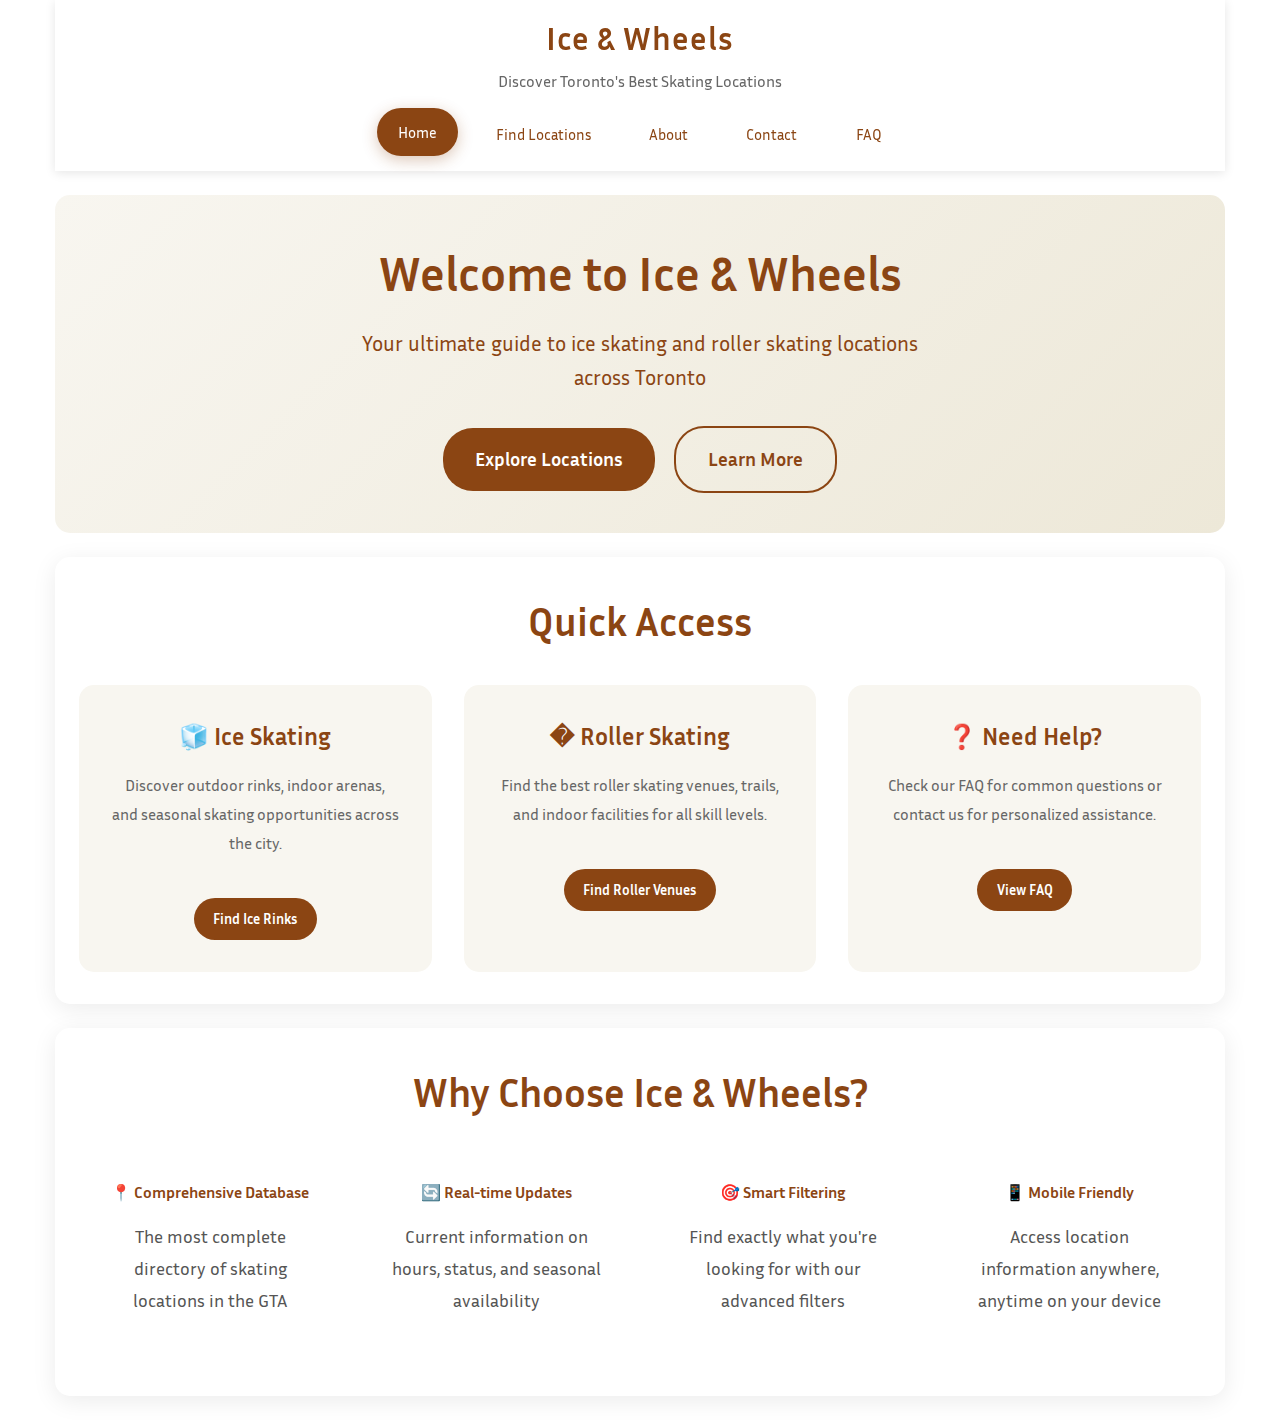
<file: index.html>
<!DOCTYPE html>
<html lang="en">
<head>
    <meta charset="UTF-8">
    <meta name="viewport" content="width=device-width, initial-scale=1.0">
    <title>Ice & Wheels - Find Your Perfect Skating Spot</title>
    <link rel="stylesheet" href="css/styles.css">
    <link rel="preconnect" href="https://fonts.googleapis.com">
    <link rel="preconnect" href="https://fonts.gstatic.com" crossorigin>
    <link href="https://fonts.googleapis.com/css2?family=Inria+Sans:ital,wght@0,300;0,400;0,700;1,300;1,400;1,700&display=swap" rel="stylesheet">
</head>
<body>
    <div class="container">
        <header>
            <div class="header-content">
                <h1 class="header-title">Ice & Wheels</h1>
                <p class="header-subtitle">Discover Toronto's Best Skating Locations</p>
                <nav class="nav-menu">
                    <a href="index.html" class="nav-link active">Home</a>
                    <a href="locations.html" class="nav-link">Find Locations</a>
                    <a href="about.html" class="nav-link">About</a>
                    <a href="contact.html" class="nav-link">Contact</a>
                    <a href="faq.html" class="nav-link">FAQ</a>
                </nav>
            </div>
        </header>

        <main>
            <!-- Hero Section -->
            <section class="section-hero">
                <div class="hero-content">
                    <h2>Welcome to Ice & Wheels</h2>
                    <p style="font-size: 1.3rem; margin-bottom: 2rem; color: #8B4513;">Your ultimate guide to ice skating and roller skating locations across Toronto</p>
                    <a href="locations.html" class="button button-primary" style="font-size: 1.2rem; padding: 1rem 2rem; text-decoration: none; display: inline-block; margin-right: 1rem;">Explore Locations</a>
                    <a href="about.html" class="button button-secondary" style="font-size: 1.2rem; padding: 1rem 2rem; text-decoration: none; display: inline-block;">Learn More</a>
                </div>
            </section>

            <!-- Quick Links Section -->
            <section class="section section-content">
                <h2>Quick Access</h2>
                <div class="about-grid">
                    <div class="about-card">
                        <h4>🧊 Ice Skating</h4>
                        <p>Discover outdoor rinks, indoor arenas, and seasonal skating opportunities across the city.</p>
                        <a href="locations.html" class="button button-primary" style="margin-top: 1rem; font-size: 0.9rem; padding: 0.6rem 1.2rem;">Find Ice Rinks</a>
                    </div>
                    <div class="about-card">
                        <h4>� Roller Skating</h4>
                        <p>Find the best roller skating venues, trails, and indoor facilities for all skill levels.</p>
                        <a href="locations.html" class="button button-primary" style="margin-top: 1rem; font-size: 0.9rem; padding: 0.6rem 1.2rem;">Find Roller Venues</a>
                    </div>
                    <div class="about-card">
                        <h4>❓ Need Help?</h4>
                        <p>Check our FAQ for common questions or contact us for personalized assistance.</p>
                        <a href="faq.html" class="button button-primary" style="margin-top: 1rem; font-size: 0.9rem; padding: 0.6rem 1.2rem;">View FAQ</a>
                    </div>
                </div>
            </section>

            <!-- Features Section -->
            <section class="section section-content">
                <h2>Why Choose Ice & Wheels?</h2>
                <div style="display: grid; grid-template-columns: repeat(auto-fit, minmax(250px, 1fr)); gap: 1.5rem; margin-top: 2rem;">
                    <div style="text-align: center; padding: 1.5rem;">
                        <h4 style="color: #8B4513; margin-bottom: 1rem;">📍 Comprehensive Database</h4>
                        <p>The most complete directory of skating locations in the GTA</p>
                    </div>
                    <div style="text-align: center; padding: 1.5rem;">
                        <h4 style="color: #8B4513; margin-bottom: 1rem;">🔄 Real-time Updates</h4>
                        <p>Current information on hours, status, and seasonal availability</p>
                    </div>
                    <div style="text-align: center; padding: 1.5rem;">
                        <h4 style="color: #8B4513; margin-bottom: 1rem;">🎯 Smart Filtering</h4>
                        <p>Find exactly what you're looking for with our advanced filters</p>
                    </div>
                    <div style="text-align: center; padding: 1.5rem;">
                        <h4 style="color: #8B4513; margin-bottom: 1rem;">📱 Mobile Friendly</h4>
                        <p>Access location information anywhere, anytime on your device</p>
                    </div>
                </div>
            </section>
        </main>
    </div>

    <script src="script/script.js"></script>
</body>
</html>
</file>
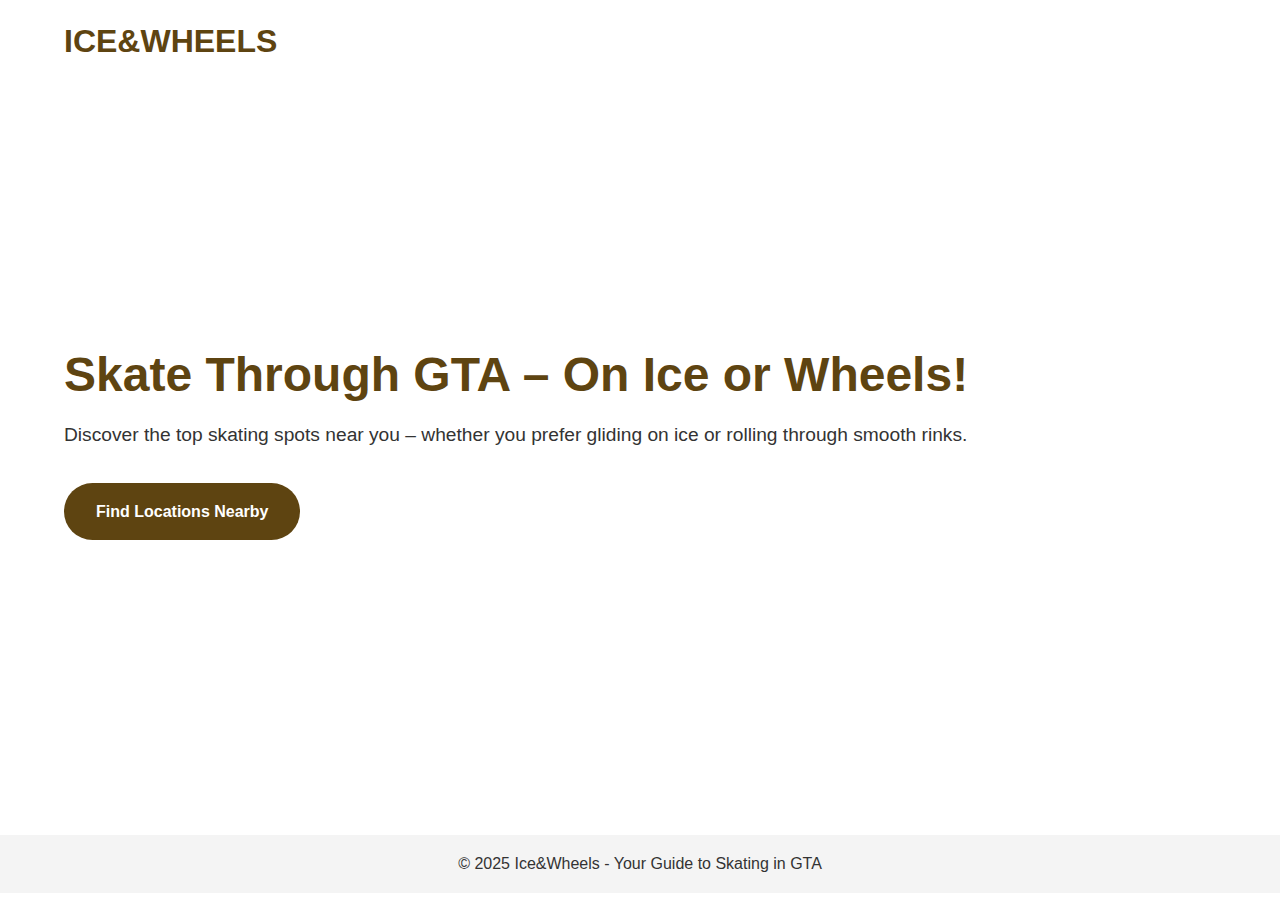
<file: Ice&Wheels_TarunShokeen/index.html>
<!DOCTYPE html>
<html lang="en">
<head>
    <meta charset="UTF-8">
    <meta name="viewport" content="width=device-width, initial-scale=1.0">
    <title>Ice&Wheels - Find Skating Rinks in GTA</title>
    <link rel="stylesheet" href="css/styles.css">
</head>
<body>
    <header>
        <h1 class="logo">ICE&WHEELS</h1>
    </header>
    
    <main class="hero">
        <div class="hero-content">
            <h2>Skate Through GTA – On Ice or Wheels!</h2>
            <p>Discover the top skating spots near you – whether you prefer gliding on ice or rolling through smooth rinks.</p>
            <a href="locations.html" class="cta-button">Find Locations Nearby</a>
        </div>
    </main>

    <footer>
        <p>&copy; 2025 Ice&Wheels - Your Guide to Skating in GTA</p>
    </footer>

    <script src="script/script.js"></script>
</body>
</html>
</file>
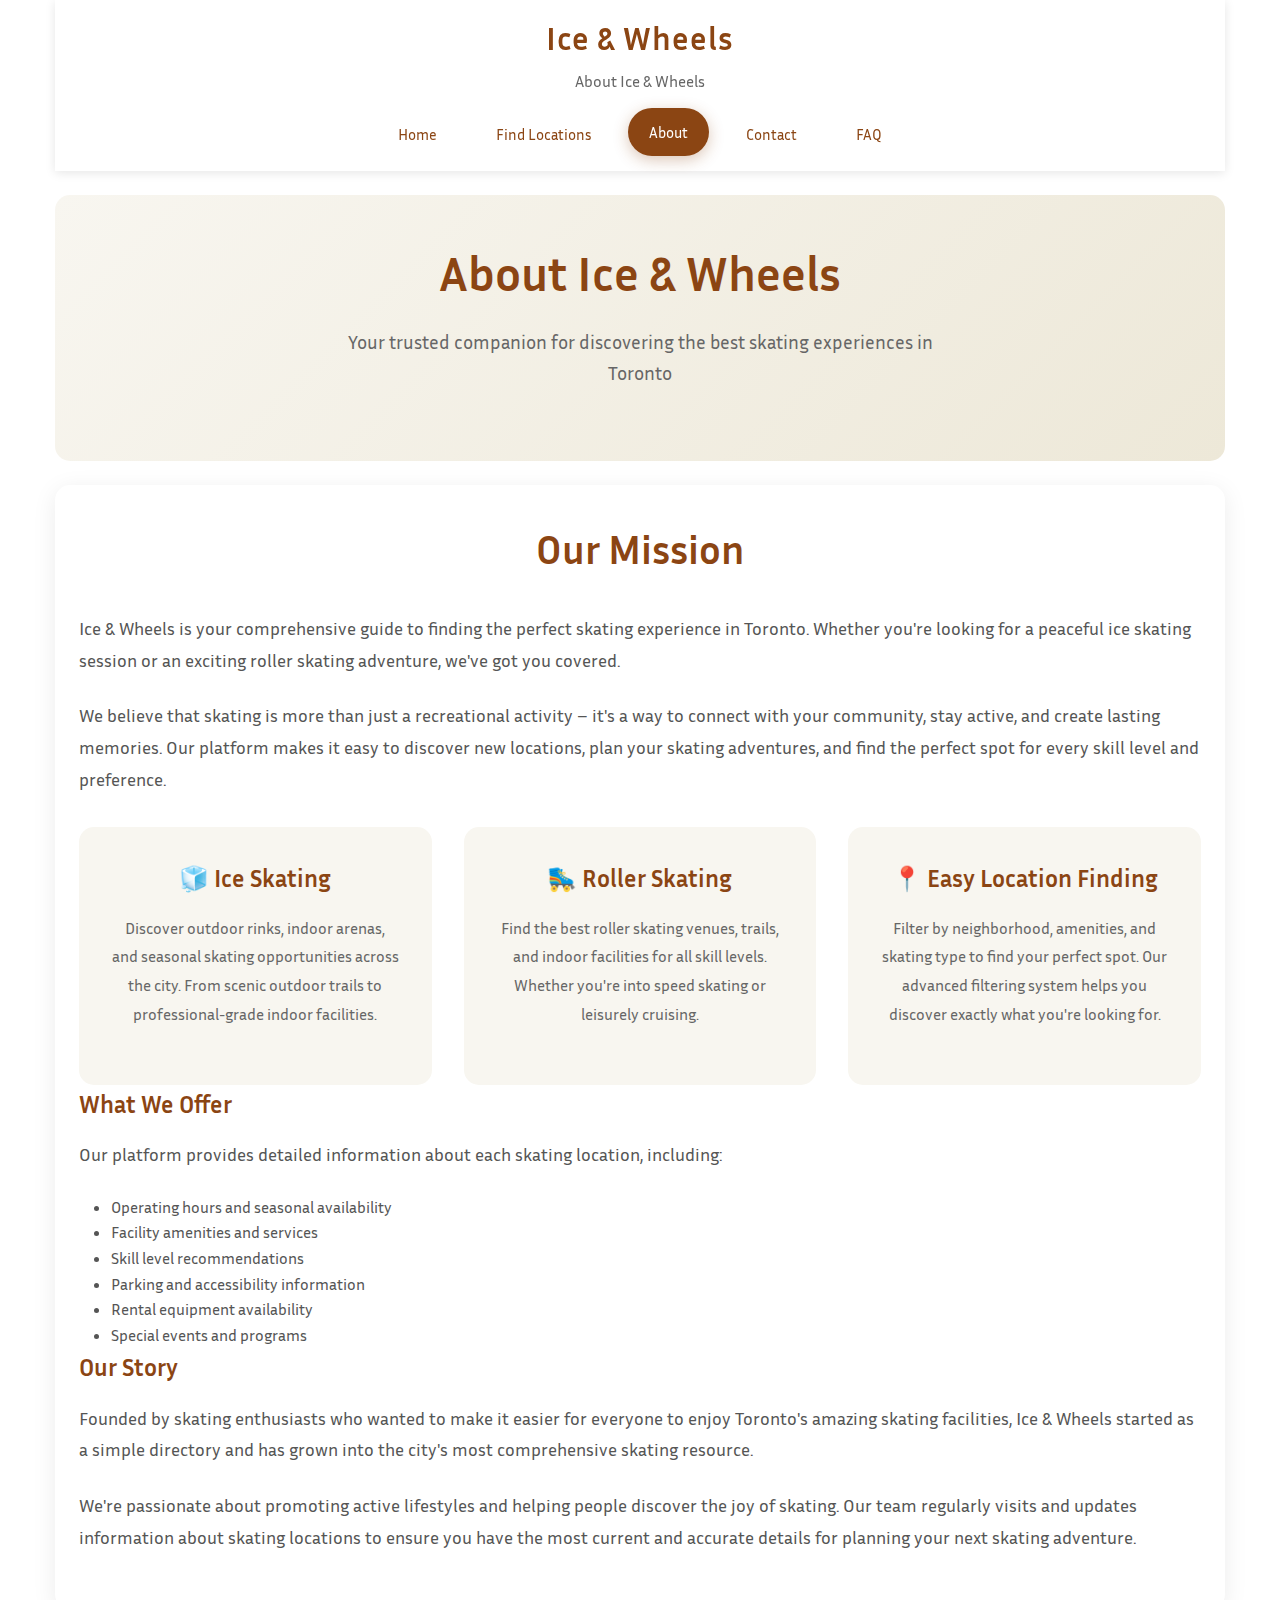
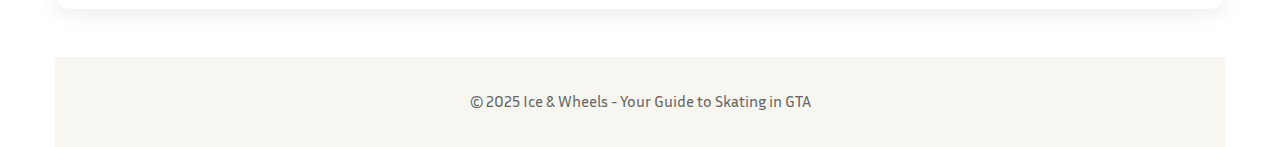
<file: about.html>
<!DOCTYPE html>
<html lang="en">
<head>
    <meta charset="UTF-8">
    <meta name="viewport" content="width=device-width, initial-scale=1.0">
    <title>About Us - Ice & Wheels</title>
    <link rel="stylesheet" href="css/styles.css">
    <link rel="preconnect" href="https://fonts.googleapis.com">
    <link rel="preconnect" href="https://fonts.gstatic.com" crossorigin>
    <link href="https://fonts.googleapis.com/css2?family=Inria+Sans:ital,wght@0,300;0,400;0,700;1,300;1,400;1,700&display=swap" rel="stylesheet">
</head>
<body>
    <div class="container">
        <header>
            <div class="header-content">
                <h1 class="header-title">Ice & Wheels</h1>
                <p class="header-subtitle">About Ice & Wheels</p>
                <nav class="nav-menu">
                    <a href="index.html" class="nav-link">Home</a>
                    <a href="locations.html" class="nav-link">Find Locations</a>
                    <a href="about.html" class="nav-link active">About</a>
                    <a href="contact.html" class="nav-link">Contact</a>
                    <a href="faq.html" class="nav-link">FAQ</a>
                </nav>
            </div>
        </header>

        <main>
            <!-- Hero Section -->
            <section class="section-hero">
                <div class="hero-content">
                    <h2>About Ice & Wheels</h2>
                    <p>Your trusted companion for discovering the best skating experiences in Toronto</p>
                </div>
            </section>

            <!-- About Content -->
            <section class="section section-content">
                <h2>Our Mission</h2>
                <p>Ice & Wheels is your comprehensive guide to finding the perfect skating experience in Toronto. Whether you're looking for a peaceful ice skating session or an exciting roller skating adventure, we've got you covered.</p>
                
                <p>We believe that skating is more than just a recreational activity – it's a way to connect with your community, stay active, and create lasting memories. Our platform makes it easy to discover new locations, plan your skating adventures, and find the perfect spot for every skill level and preference.</p>

                <div class="about-grid">
                    <div class="about-card">
                        <h4>🧊 Ice Skating</h4>
                        <p>Discover outdoor rinks, indoor arenas, and seasonal skating opportunities across the city. From scenic outdoor trails to professional-grade indoor facilities.</p>
                    </div>
                    <div class="about-card">
                        <h4>🛼 Roller Skating</h4>
                        <p>Find the best roller skating venues, trails, and indoor facilities for all skill levels. Whether you're into speed skating or leisurely cruising.</p>
                    </div>
                    <div class="about-card">
                        <h4>📍 Easy Location Finding</h4>
                        <p>Filter by neighborhood, amenities, and skating type to find your perfect spot. Our advanced filtering system helps you discover exactly what you're looking for.</p>
                    </div>
                </div>

                <h3>What We Offer</h3>
                <p>Our platform provides detailed information about each skating location, including:</p>
                <ul style="list-style: disc; margin-left: 2rem; color: #555;">
                    <li>Operating hours and seasonal availability</li>
                    <li>Facility amenities and services</li>
                    <li>Skill level recommendations</li>
                    <li>Parking and accessibility information</li>
                    <li>Rental equipment availability</li>
                    <li>Special events and programs</li>
                </ul>

                <h3>Our Story</h3>
                <p>Founded by skating enthusiasts who wanted to make it easier for everyone to enjoy Toronto's amazing skating facilities, Ice & Wheels started as a simple directory and has grown into the city's most comprehensive skating resource.</p>
                
                <p>We're passionate about promoting active lifestyles and helping people discover the joy of skating. Our team regularly visits and updates information about skating locations to ensure you have the most current and accurate details for planning your next skating adventure.</p>
            </section>
        </main>

        <footer>
            <p>&copy; 2025 Ice & Wheels - Your Guide to Skating in GTA</p>
        </footer>
    </div>

    <script src="script/script.js"></script>
</body>
</html>
</file>
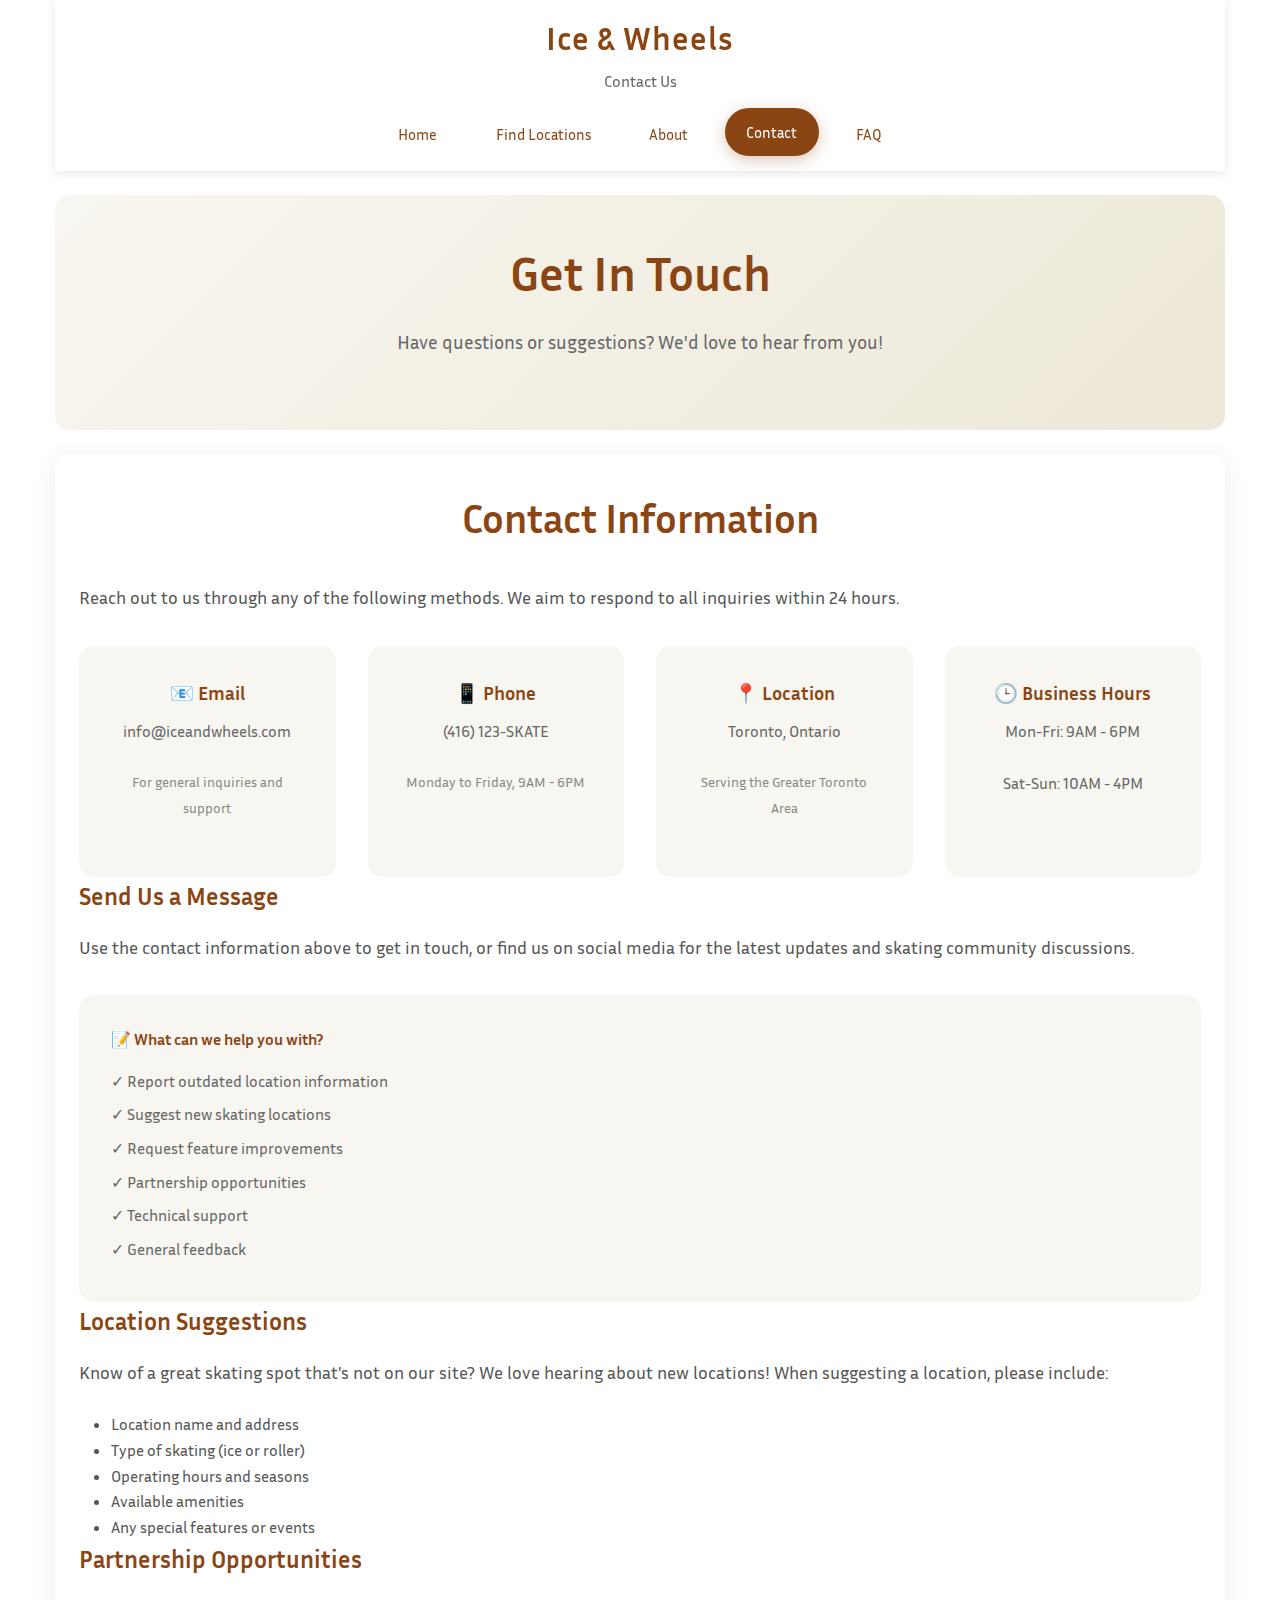
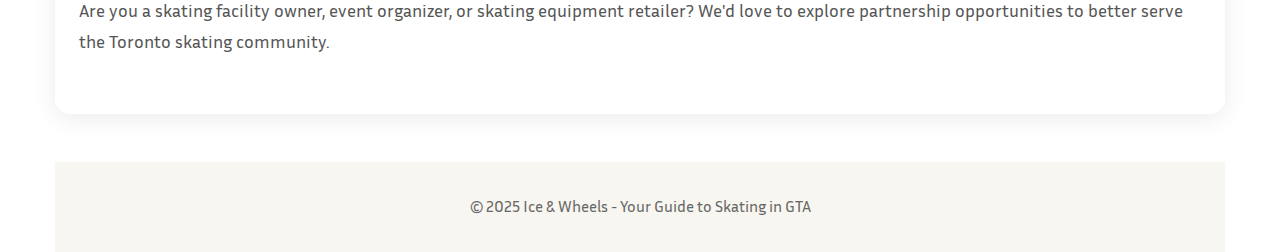
<file: contact.html>
<!DOCTYPE html>
<html lang="en">
<head>
    <meta charset="UTF-8">
    <meta name="viewport" content="width=device-width, initial-scale=1.0">
    <title>Contact Us - Ice & Wheels</title>
    <link rel="stylesheet" href="css/styles.css">
    <link rel="preconnect" href="https://fonts.googleapis.com">
    <link rel="preconnect" href="https://fonts.gstatic.com" crossorigin>
    <link href="https://fonts.googleapis.com/css2?family=Inria+Sans:ital,wght@0,300;0,400;0,700;1,300;1,400;1,700&display=swap" rel="stylesheet">
</head>
<body>
    <div class="container">
        <header>
            <div class="header-content">
                <h1 class="header-title">Ice & Wheels</h1>
                <p class="header-subtitle">Contact Us</p>
                <nav class="nav-menu">
                    <a href="index.html" class="nav-link">Home</a>
                    <a href="locations.html" class="nav-link">Find Locations</a>
                    <a href="about.html" class="nav-link">About</a>
                    <a href="contact.html" class="nav-link active">Contact</a>
                    <a href="faq.html" class="nav-link">FAQ</a>
                </nav>
            </div>
        </header>

        <main>
            <!-- Hero Section -->
            <section class="section-hero">
                <div class="hero-content">
                    <h2>Get In Touch</h2>
                    <p>Have questions or suggestions? We'd love to hear from you!</p>
                </div>
            </section>

            <!-- Contact Information -->
            <section class="section section-content">
                <h2>Contact Information</h2>
                <p>Reach out to us through any of the following methods. We aim to respond to all inquiries within 24 hours.</p>
                
                <div class="contact-grid">
                    <div class="contact-item">
                        <h4>📧 Email</h4>
                        <p>info@iceandwheels.com</p>
                        <p style="font-size: 0.9rem; color: #888;">For general inquiries and support</p>
                    </div>
                    <div class="contact-item">
                        <h4>📱 Phone</h4>
                        <p>(416) 123-SKATE</p>
                        <p style="font-size: 0.9rem; color: #888;">Monday to Friday, 9AM - 6PM</p>
                    </div>
                    <div class="contact-item">
                        <h4>📍 Location</h4>
                        <p>Toronto, Ontario</p>
                        <p style="font-size: 0.9rem; color: #888;">Serving the Greater Toronto Area</p>
                    </div>
                    <div class="contact-item">
                        <h4>🕒 Business Hours</h4>
                        <p>Mon-Fri: 9AM - 6PM</p>
                        <p>Sat-Sun: 10AM - 4PM</p>
                    </div>
                </div>

                <h3>Send Us a Message</h3>
                <p>Use the contact information above to get in touch, or find us on social media for the latest updates and skating community discussions.</p>

                <div style="background: #f8f6f0; padding: 2rem; border-radius: 15px; margin-top: 2rem;">
                    <h4 style="color: #8B4513; margin-bottom: 1rem;">📝 What can we help you with?</h4>
                    <ul style="list-style: none; padding: 0;">
                        <li style="margin: 0.5rem 0; color: #666;">✓ Report outdated location information</li>
                        <li style="margin: 0.5rem 0; color: #666;">✓ Suggest new skating locations</li>
                        <li style="margin: 0.5rem 0; color: #666;">✓ Request feature improvements</li>
                        <li style="margin: 0.5rem 0; color: #666;">✓ Partnership opportunities</li>
                        <li style="margin: 0.5rem 0; color: #666;">✓ Technical support</li>
                        <li style="margin: 0.5rem 0; color: #666;">✓ General feedback</li>
                    </ul>
                </div>

                <h3>Location Suggestions</h3>
                <p>Know of a great skating spot that's not on our site? We love hearing about new locations! When suggesting a location, please include:</p>
                <ul style="list-style: disc; margin-left: 2rem; color: #555;">
                    <li>Location name and address</li>
                    <li>Type of skating (ice or roller)</li>
                    <li>Operating hours and seasons</li>
                    <li>Available amenities</li>
                    <li>Any special features or events</li>
                </ul>

                <h3>Partnership Opportunities</h3>
                <p>Are you a skating facility owner, event organizer, or skating equipment retailer? We'd love to explore partnership opportunities to better serve the Toronto skating community.</p>
            </section>
        </main>

        <footer>
            <p>&copy; 2025 Ice & Wheels - Your Guide to Skating in GTA</p>
        </footer>
    </div>

    <script src="script/script.js"></script>
</body>
</html>
</file>
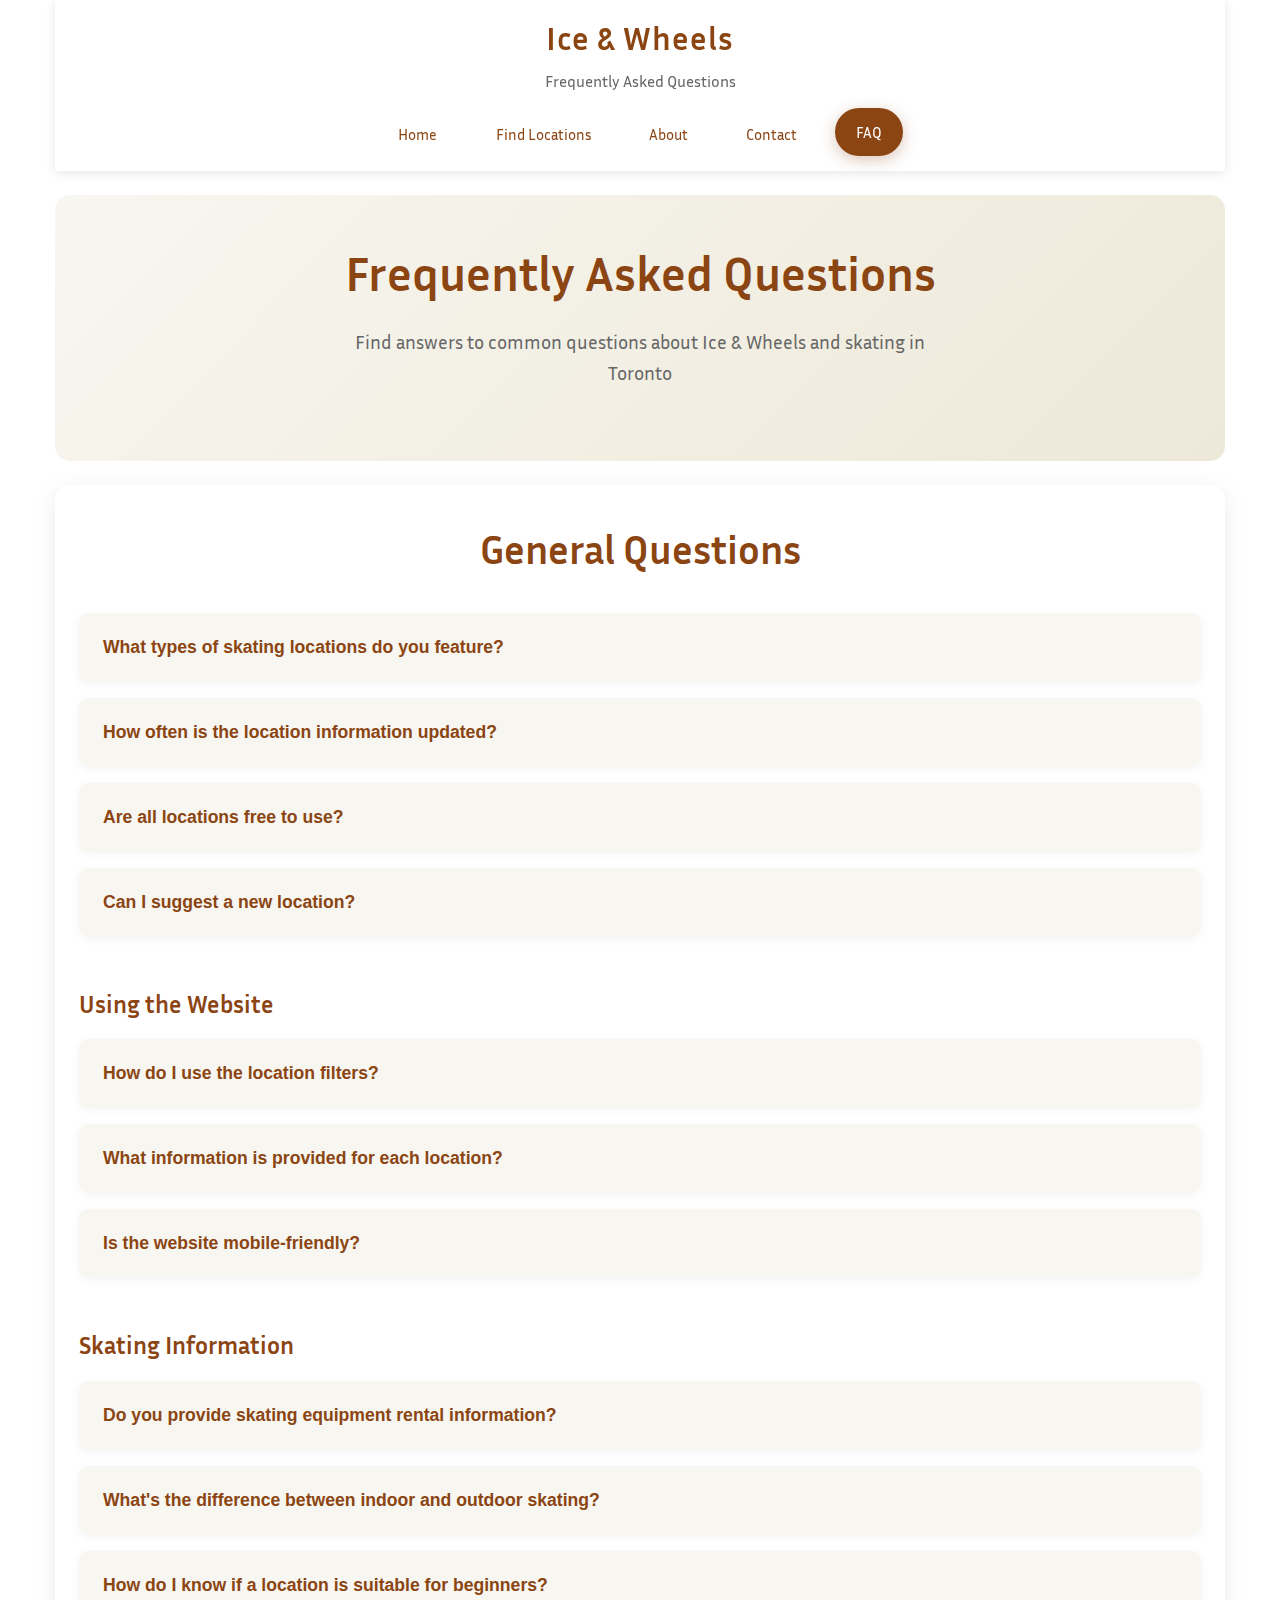
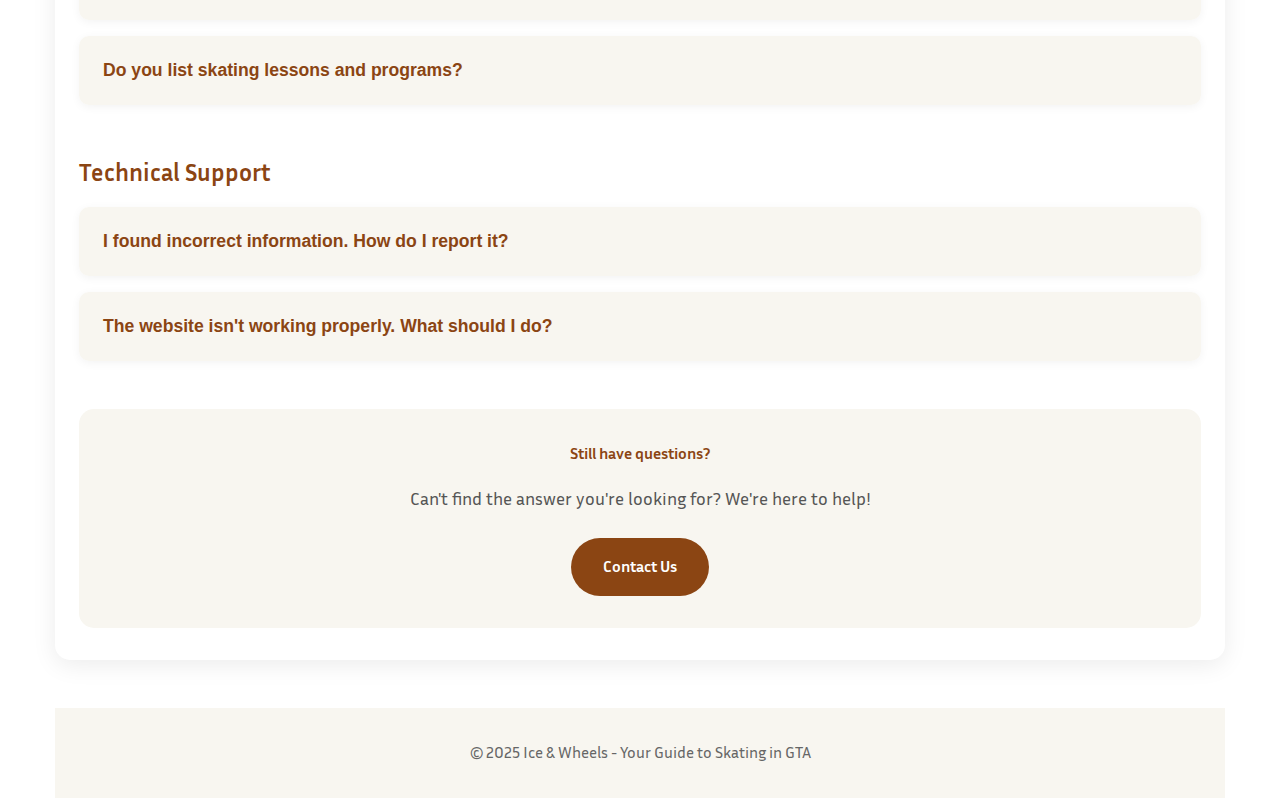
<file: faq.html>
<!DOCTYPE html>
<html lang="en">
<head>
    <meta charset="UTF-8">
    <meta name="viewport" content="width=device-width, initial-scale=1.0">
    <title>FAQ - Ice & Wheels</title>
    <link rel="stylesheet" href="css/styles.css">
    <link rel="preconnect" href="https://fonts.googleapis.com">
    <link rel="preconnect" href="https://fonts.gstatic.com" crossorigin>
    <link href="https://fonts.googleapis.com/css2?family=Inria+Sans:ital,wght@0,300;0,400;0,700;1,300;1,400;1,700&display=swap" rel="stylesheet">
</head>
<body>
    <div class="container">
        <header>
            <div class="header-content">
                <h1 class="header-title">Ice & Wheels</h1>
                <p class="header-subtitle">Frequently Asked Questions</p>
                <nav class="nav-menu">
                    <a href="index.html" class="nav-link">Home</a>
                    <a href="locations.html" class="nav-link">Find Locations</a>
                    <a href="about.html" class="nav-link">About</a>
                    <a href="contact.html" class="nav-link">Contact</a>
                    <a href="faq.html" class="nav-link active">FAQ</a>
                </nav>
            </div>
        </header>

        <main>
            <!-- Hero Section -->
            <section class="section-hero">
                <div class="hero-content">
                    <h2>Frequently Asked Questions</h2>
                    <p>Find answers to common questions about Ice & Wheels and skating in Toronto</p>
                </div>
            </section>

            <!-- FAQ Content -->
            <section class="section section-content">
                <h2>General Questions</h2>
                
                <div class="faq-item">
                    <button class="faq-question">What types of skating locations do you feature?</button>
                    <div class="faq-answer">
                        <p>We feature both ice skating and roller skating locations including outdoor rinks, indoor arenas, recreational trails, and specialty skating facilities across Toronto and the Greater Toronto Area (GTA). Our database includes everything from casual neighborhood rinks to professional training facilities.</p>
                    </div>
                </div>

                <div class="faq-item">
                    <button class="faq-question">How often is the location information updated?</button>
                    <div class="faq-answer">
                        <p>We update our location database regularly to ensure accurate hours, amenities, and seasonal availability. Our team visits locations monthly during peak seasons and quarterly during off-seasons. If you notice outdated information, please contact us immediately so we can make corrections.</p>
                    </div>
                </div>

                <div class="faq-item">
                    <button class="faq-question">Are all locations free to use?</button>
                    <div class="faq-answer">
                        <p>Many outdoor municipal rinks are free to use, while indoor facilities and private venues may charge admission fees. We include pricing information where available to help you plan your visit. Prices can vary by time of day, day of week, and season.</p>
                    </div>
                </div>

                <div class="faq-item">
                    <button class="faq-question">Can I suggest a new location?</button>
                    <div class="faq-answer">
                        <p>Absolutely! We welcome suggestions for new skating locations. Contact us with details about the venue including name, address, type of skating, operating hours, and amenities. We'll research and consider adding it to our directory after verification.</p>
                    </div>
                </div>

                <h3 style="margin-top: 3rem;">Using the Website</h3>

                <div class="faq-item">
                    <button class="faq-question">How do I use the location filters?</button>
                    <div class="faq-answer">
                        <p>On the "Find Locations" page, use the filter panel on the left to narrow down results. You can filter by skating type (ice/roller), location area, surface type (indoor/outdoor), amenities, and current status. Filters apply instantly as you select them.</p>
                    </div>
                </div>

                <div class="faq-item">
                    <button class="faq-question">What information is provided for each location?</button>
                    <div class="faq-answer">
                        <p>Each location includes address, operating hours, available amenities (rentals, washrooms, food, parking), current status, skill level recommendations, special events, and pro tips from our community. Many locations also include photos and detailed descriptions.</p>
                    </div>
                </div>

                <div class="faq-item">
                    <button class="faq-question">Is the website mobile-friendly?</button>
                    <div class="faq-answer">
                        <p>Yes! Our website is fully responsive and optimized for mobile devices. You can easily browse locations, apply filters, and view details on your smartphone or tablet while you're out and about.</p>
                    </div>
                </div>

                <h3 style="margin-top: 3rem;">Skating Information</h3>

                <div class="faq-item">
                    <button class="faq-question">Do you provide skating equipment rental information?</button>
                    <div class="faq-answer">
                        <p>Yes, we include information about skate rental availability at locations where this service is offered. We also include pricing when available, rental requirements (ID, deposit), and the types of skates available (recreational, figure, hockey, roller).</p>
                    </div>
                </div>

                <div class="faq-item">
                    <button class="faq-question">What's the difference between indoor and outdoor skating?</button>
                    <div class="faq-answer">
                        <p>Indoor facilities typically offer year-round availability, controlled conditions, and additional amenities like change rooms and concessions. Outdoor locations provide a more natural experience but are weather and season dependent. We clearly mark which type each location offers.</p>
                    </div>
                </div>

                <div class="faq-item">
                    <button class="faq-question">How do I know if a location is suitable for beginners?</button>
                    <div class="faq-answer">
                        <p>Each location includes skill level recommendations. Beginner-friendly locations typically have features like slower traffic, skating aids available, lessons offered, and helpful staff. Look for the "Beginner Friendly" tag in our location descriptions.</p>
                    </div>
                </div>

                <div class="faq-item">
                    <button class="faq-question">Do you list skating lessons and programs?</button>
                    <div class="faq-answer">
                        <p>We include information about skating lessons and programs where available, including group lessons, private instruction, and special programs for different age groups. Contact individual facilities for detailed schedules and registration information.</p>
                    </div>
                </div>

                <h3 style="margin-top: 3rem;">Technical Support</h3>

                <div class="faq-item">
                    <button class="faq-question">I found incorrect information. How do I report it?</button>
                    <div class="faq-answer">
                        <p>Please contact us immediately with the incorrect information and the correction. Include the location name and specific details that need updating. We prioritize these reports and typically make corrections within 24-48 hours.</p>
                    </div>
                </div>

                <div class="faq-item">
                    <button class="faq-question">The website isn't working properly. What should I do?</button>
                    <div class="faq-answer">
                        <p>Try refreshing the page or clearing your browser cache first. If problems persist, contact us with details about the issue, including your browser type, device, and what you were trying to do when the problem occurred.</p>
                    </div>
                </div>

                <div style="background: #f8f6f0; padding: 2rem; border-radius: 15px; margin-top: 3rem; text-align: center;">
                    <h4 style="color: #8B4513; margin-bottom: 1rem;">Still have questions?</h4>
                    <p style="margin-bottom: 1.5rem;">Can't find the answer you're looking for? We're here to help!</p>
                    <a href="contact.html" class="button button-primary">Contact Us</a>
                </div>
            </section>
        </main>

        <footer>
            <p>&copy; 2025 Ice & Wheels - Your Guide to Skating in GTA</p>
        </footer>
    </div>

    <script src="script/script.js"></script>
</body>
</html>
</file>
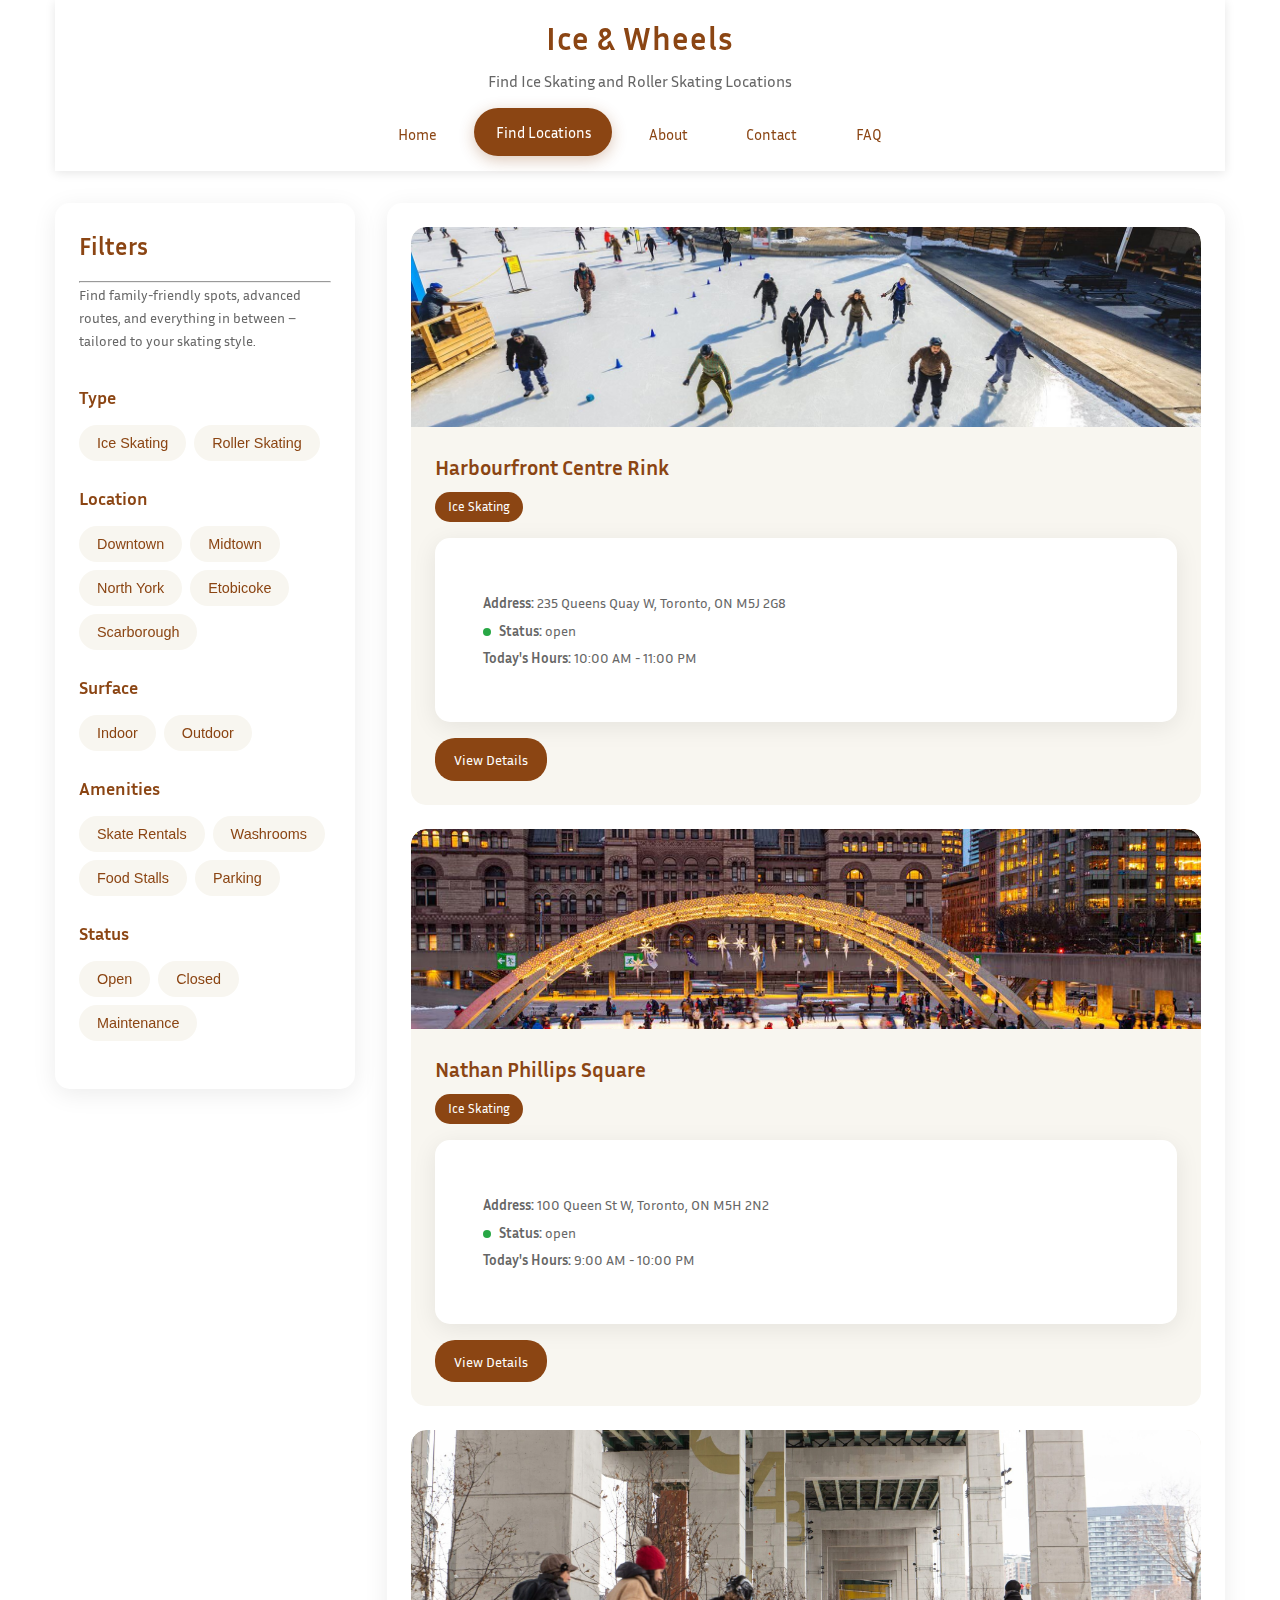
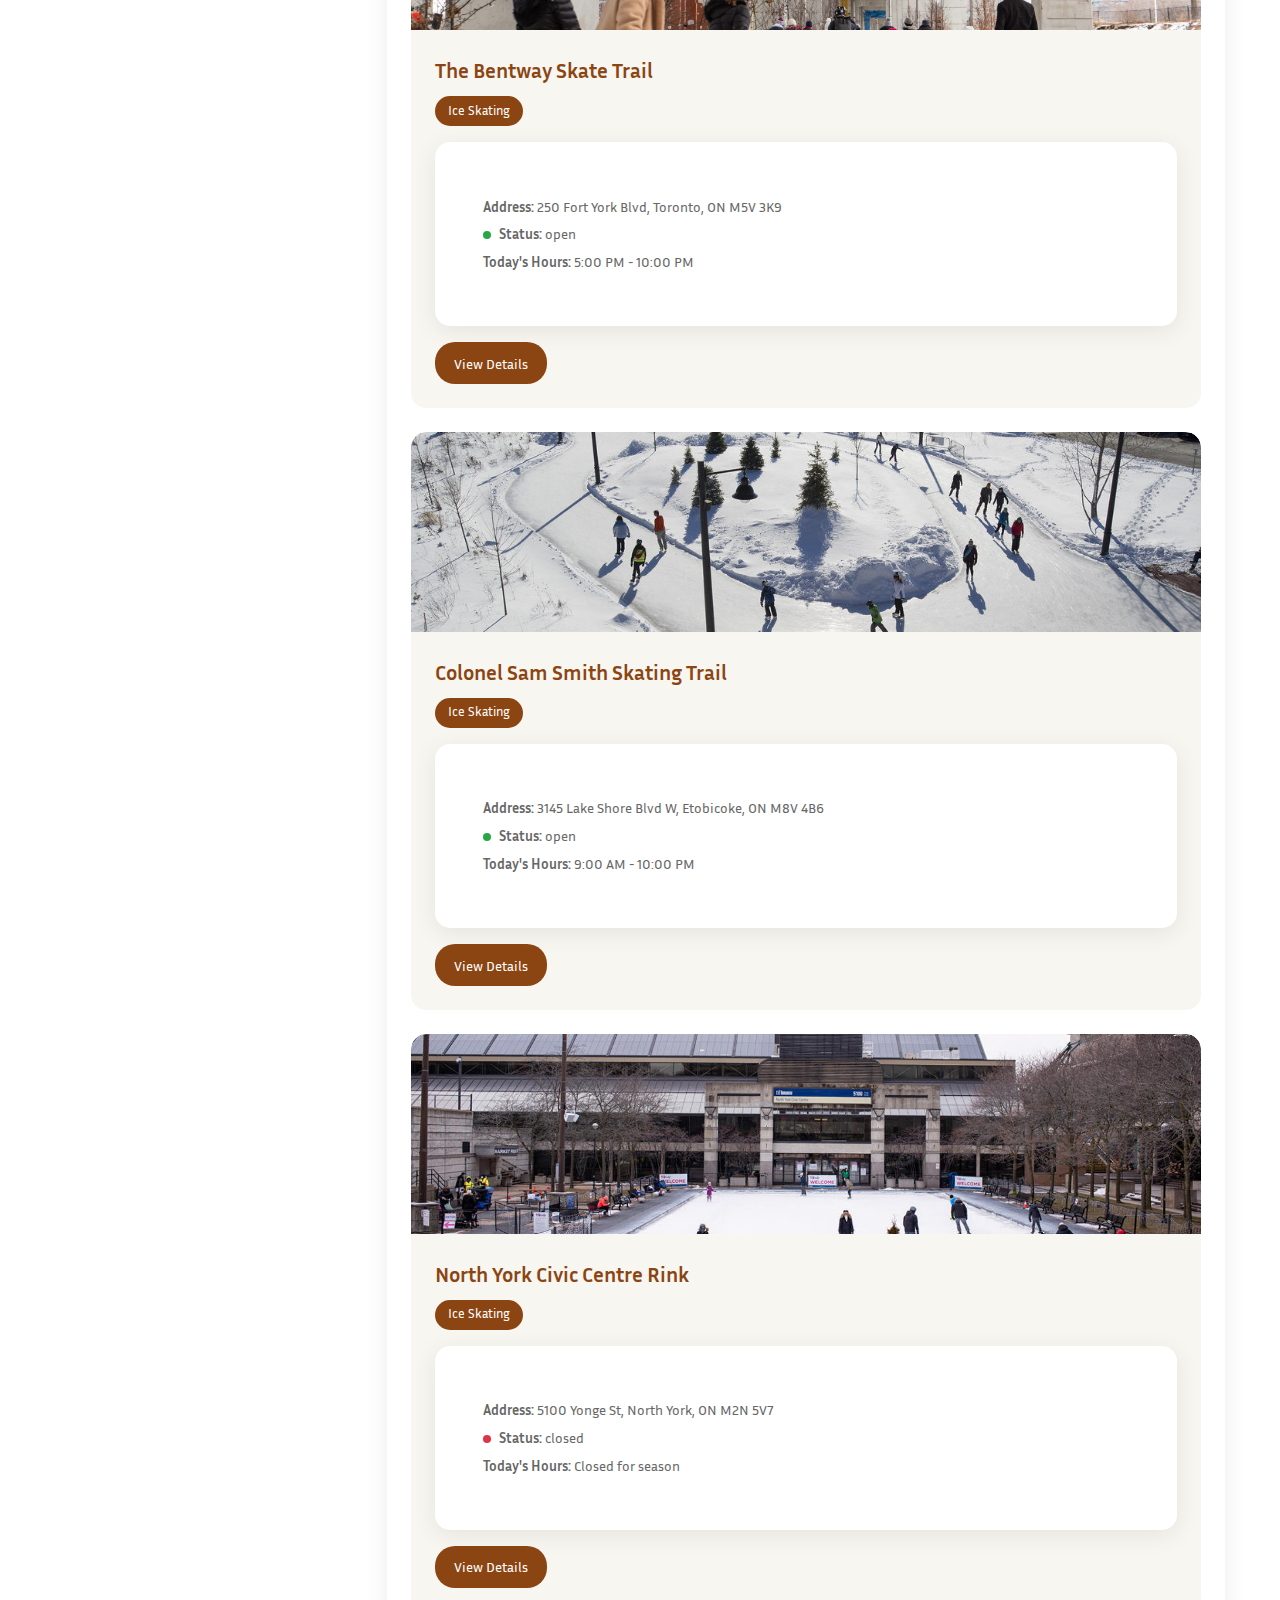
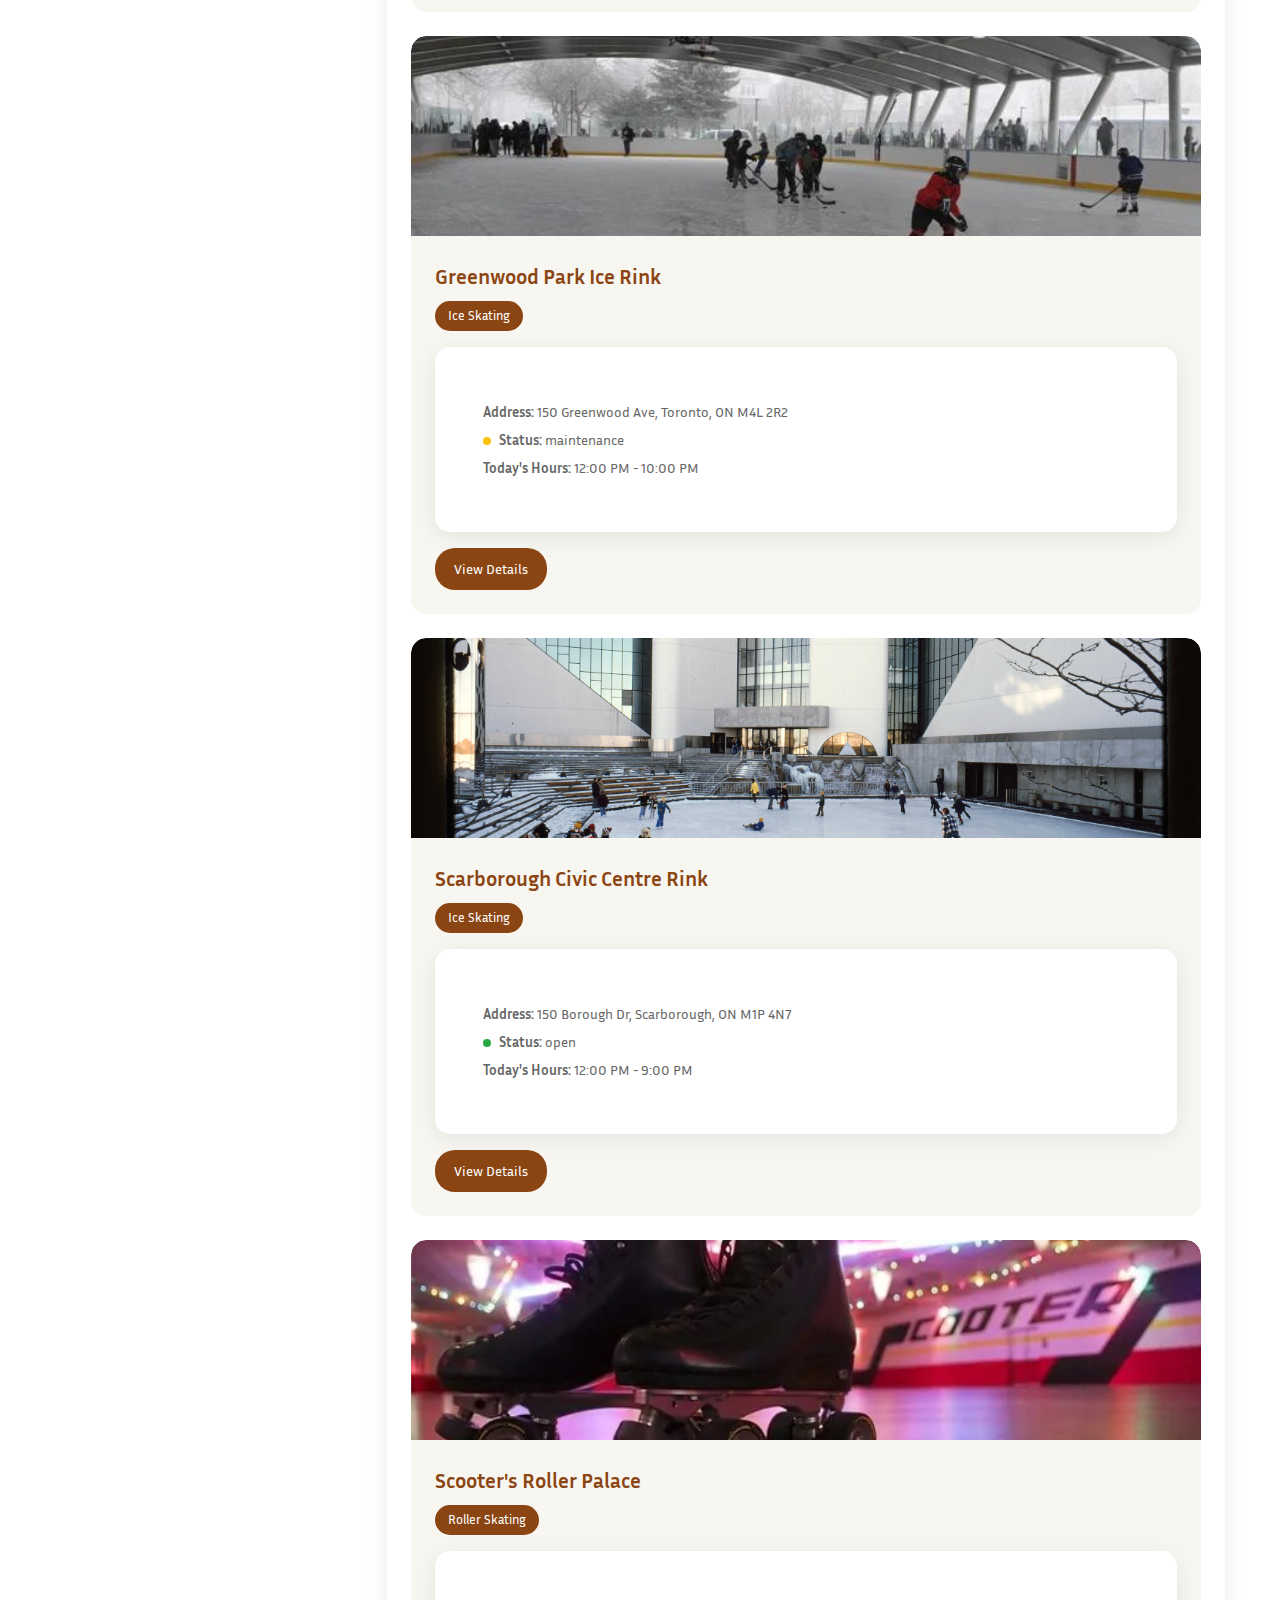
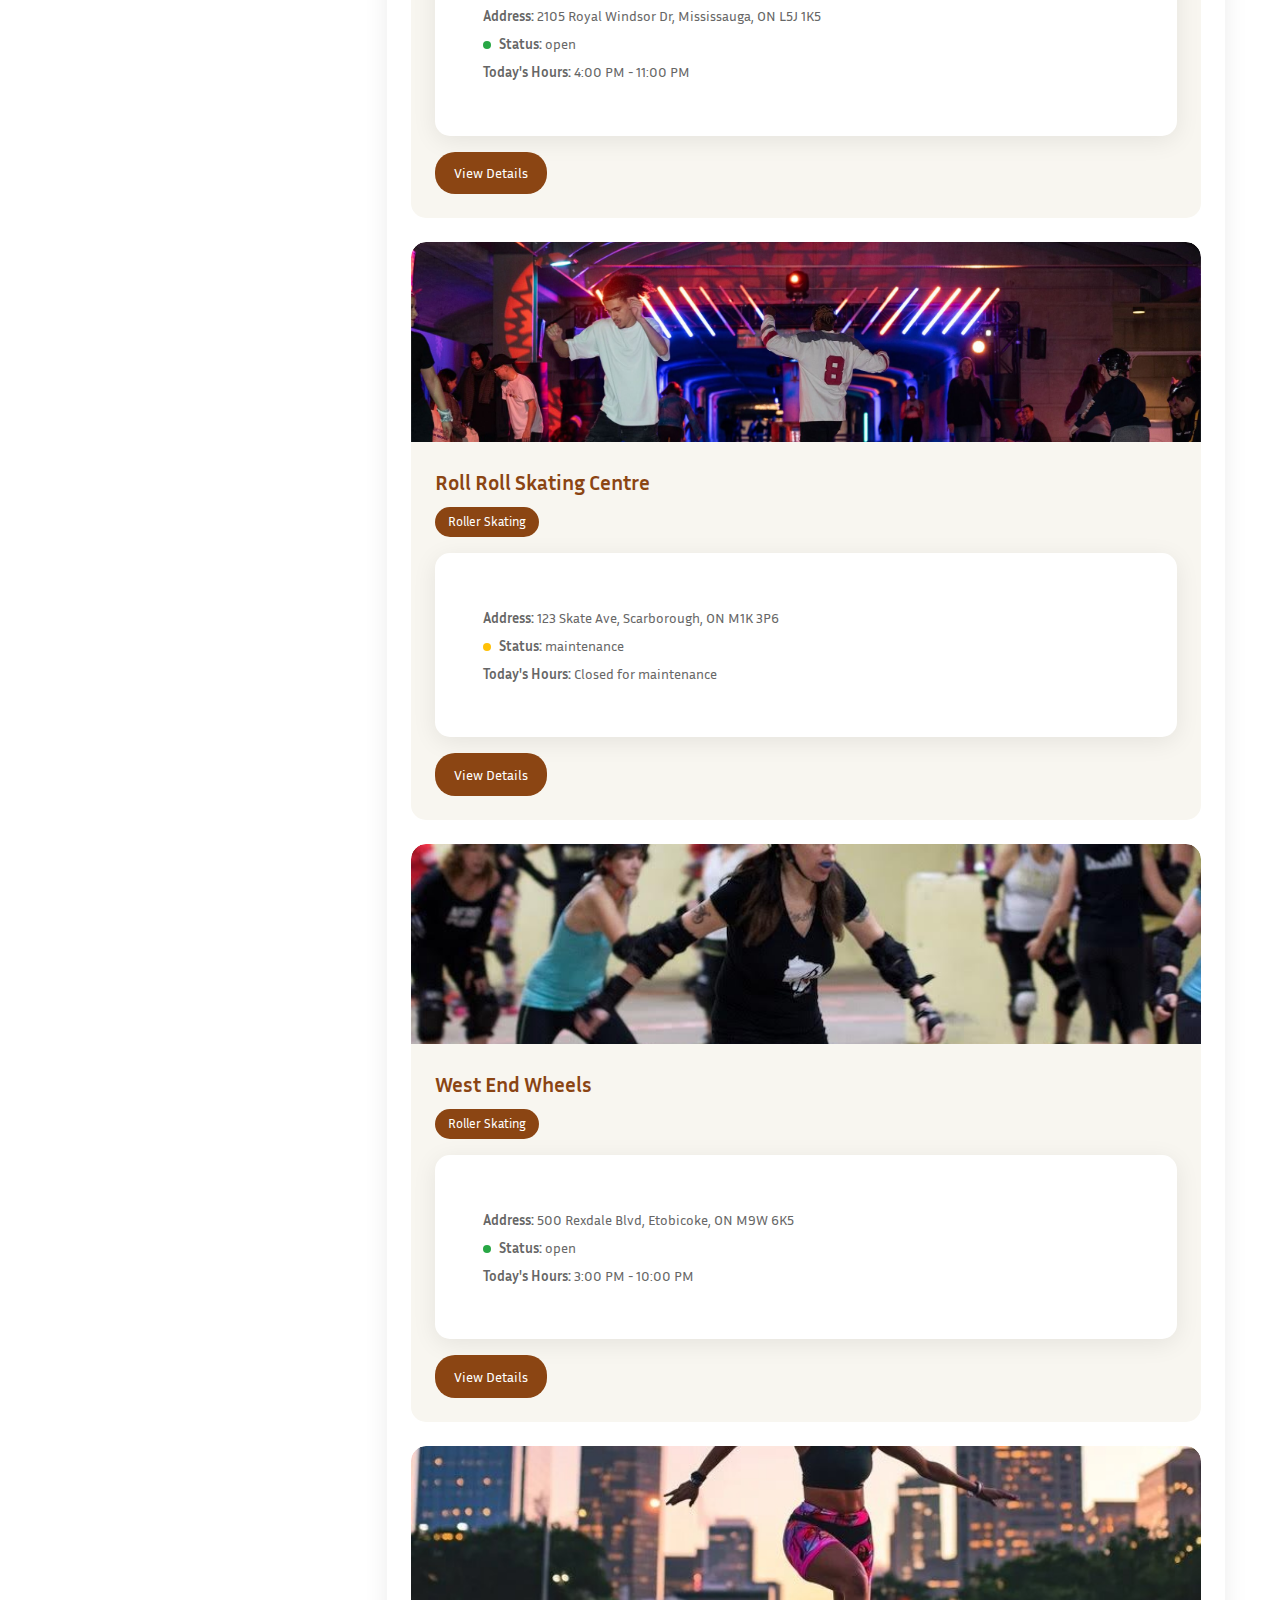
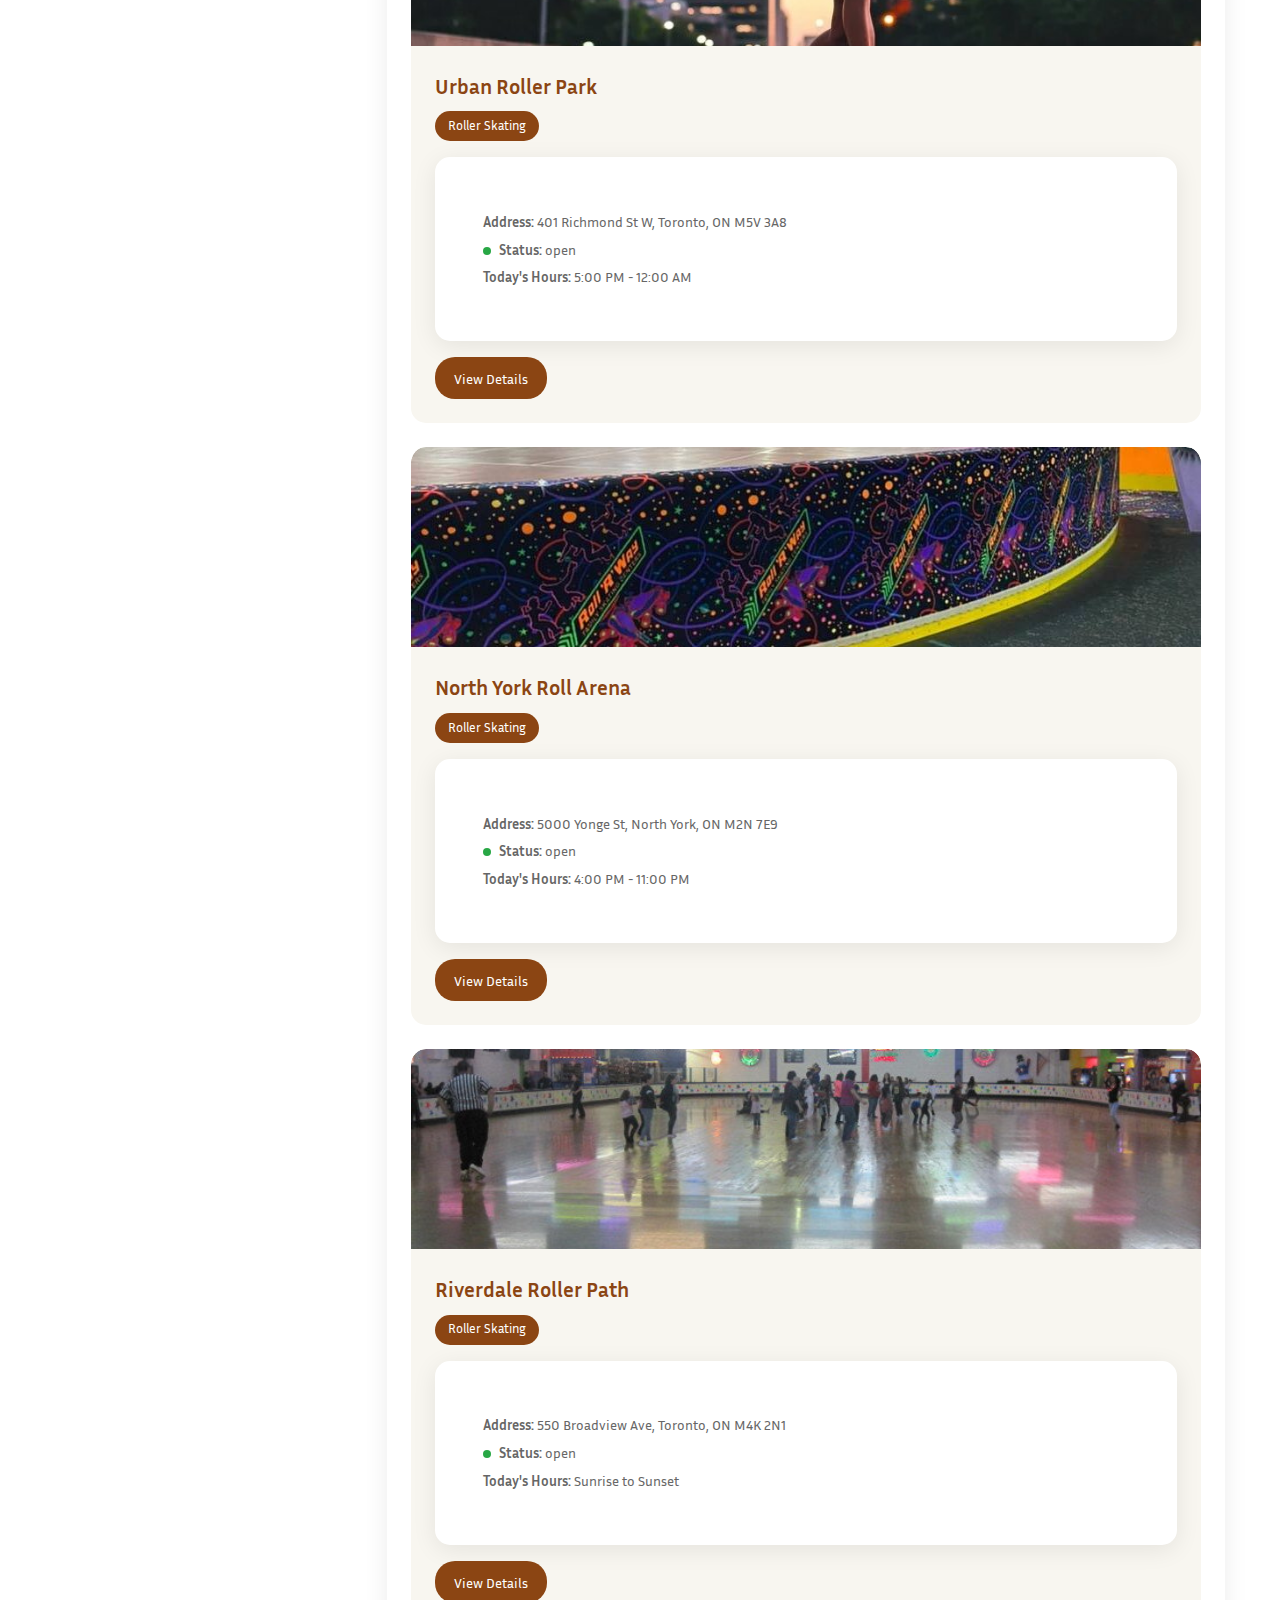
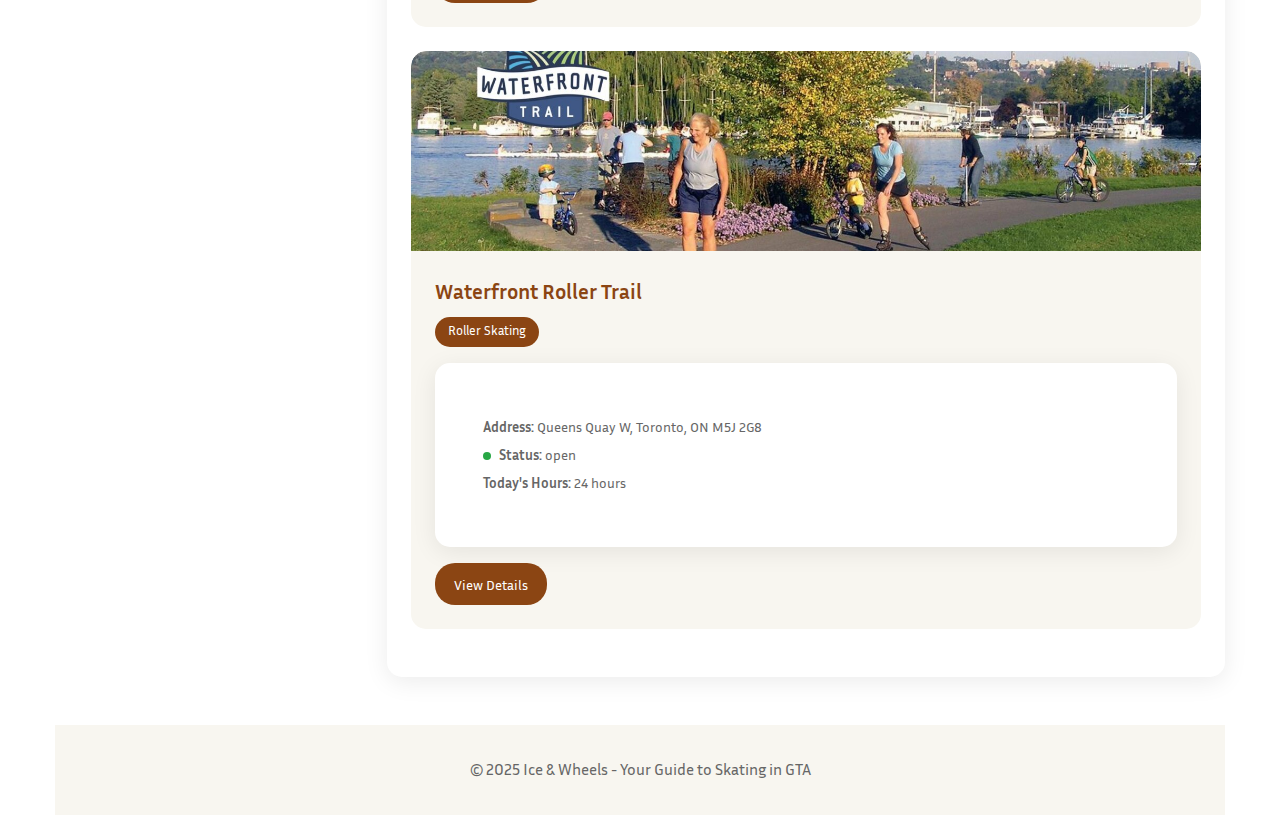
<file: locations.html>
<!DOCTYPE html>
<html lang="en">
<head>
    <meta charset="UTF-8">
    <meta name="viewport" content="width=device-width, initial-scale=1.0">
    <title>Find Skating Locations - Ice & Wheels</title>
    <link rel="stylesheet" href="css/styles.css">
    <link rel="preconnect" href="https://fonts.googleapis.com">
    <link rel="preconnect" href="https://fonts.gstatic.com" crossorigin>
    <link href="https://fonts.googleapis.com/css2?family=Inria+Sans:ital,wght@0,300;0,400;0,700;1,300;1,400;1,700&display=swap" rel="stylesheet">
</head>
<body>
    <div class="container">
        <header>
            <div class="header-content">
                <h1 class="header-title">Ice & Wheels</h1>
                <p class="header-subtitle">Find Ice Skating and Roller Skating Locations</p>
                <nav class="nav-menu">
                    <a href="index.html" class="nav-link">Home</a>
                    <a href="locations.html" class="nav-link active">Find Locations</a>
                    <a href="about.html" class="nav-link">About</a>
                    <a href="contact.html" class="nav-link">Contact</a>
                    <a href="faq.html" class="nav-link">FAQ</a>
                </nav>
            </div>
        </header>
    
        <main class="locations-container">
            <section class="filters-section">
                <h2>Filters</h2>
                <hr>
                <p class="filter-description">Find family-friendly spots, advanced routes, and everything in between – tailored to your skating style.</p>
                
                <div class="filter-group">
                    <h3>Type</h3>
                    <div class="filter-options">
                        <button class="filter-btn" data-filter="type" data-value="ice">Ice Skating</button>
                        <button class="filter-btn" data-filter="type" data-value="roller">Roller Skating</button>
                    </div>
                </div>
                
                <div class="filter-group">
                    <h3>Location</h3>
                    <div class="filter-options">
                        <button class="filter-btn" data-filter="location" data-value="downtown">Downtown</button>
                        <button class="filter-btn" data-filter="location" data-value="midtown">Midtown</button>
                        <button class="filter-btn" data-filter="location" data-value="north-york">North York</button>
                        <button class="filter-btn" data-filter="location" data-value="etobicoke">Etobicoke</button>
                        <button class="filter-btn" data-filter="location" data-value="scarborough">Scarborough</button>
                    </div>
                </div>
                
                <div class="filter-group">
                    <h3>Surface</h3>
                    <div class="filter-options">
                        <button class="filter-btn" data-filter="surface" data-value="indoor">Indoor</button>
                        <button class="filter-btn" data-filter="surface" data-value="outdoor">Outdoor</button>
                    </div>
                </div>
                
                <div class="filter-group">
                    <h3>Amenities</h3>
                    <div class="filter-options">
                        <button class="filter-btn" data-filter="amenities" data-value="rentals">Skate Rentals</button>
                        <button class="filter-btn" data-filter="amenities" data-value="washrooms">Washrooms</button>
                        <button class="filter-btn" data-filter="amenities" data-value="food">Food Stalls</button>
                        <button class="filter-btn" data-filter="amenities" data-value="parking">Parking</button>
                    </div>
                </div>
                
                <div class="filter-group">
                    <h3>Status</h3>
                    <div class="filter-options">
                        <button class="filter-btn" data-filter="status" data-value="open">Open</button>
                        <button class="filter-btn" data-filter="status" data-value="closed">Closed</button>
                        <button class="filter-btn" data-filter="status" data-value="maintenance">Maintenance</button>
                    </div>
                </div>
                
            </section>
            
            <section class="results-section">
                <div id="results-container"></div>
            </section>
        </main>

        <footer>
            <p>&copy; 2025 Ice & Wheels - Your Guide to Skating in GTA</p>
        </footer>
    </div>

    <script src="script/data.js"></script>
    <script src="script/locations.js"></script>
</body>
</html>
</file>
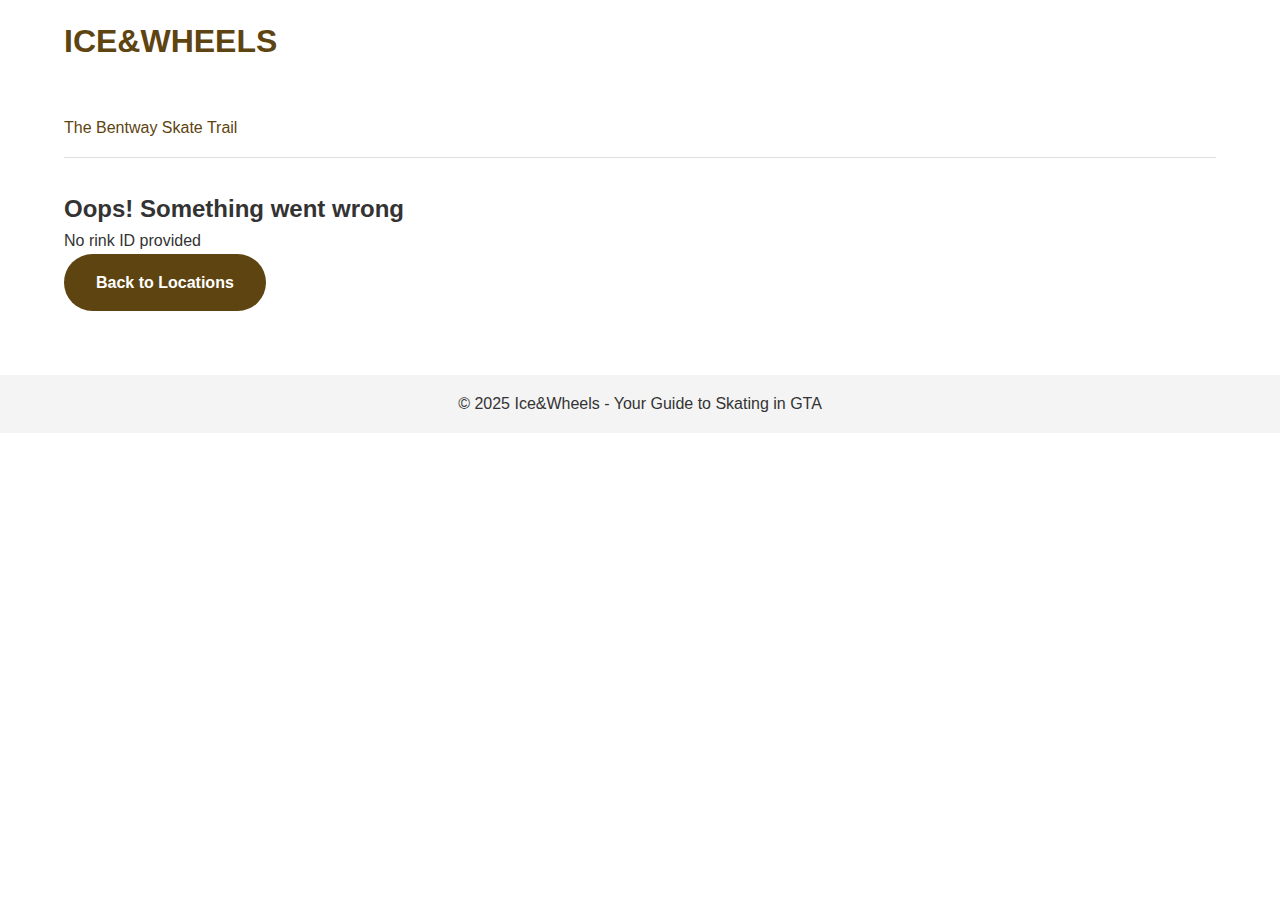
<file: Ice&Wheels_TarunShokeen/details.html>
<!DOCTYPE html>
<html lang="en">
<head>
    <meta charset="UTF-8">
    <meta name="viewport" content="width=device-width, initial-scale=1.0">
    <title>Rink Details - Ice&Wheels</title>
    <link rel="stylesheet" href="css/styles.css">
</head>
<body>
    <header>
        <h1 class="logo">ICE&WHEELS</h1>
    </header>
    
    <main class="details-container">
        <div class="breadcrumb">
            <span id="rink-name-breadcrumb">The Bentway Skate Trail</span>
        </div>
        
        <hr class="separator">
        
        <div class="rink-details-content">
            <h1 id="rink-name" class="rink-title">The Bentway Skate Trail</h1>
            
            <div class="rink-info-container">
                <div class="rink-image-container">
                    <img id="rink-image" src="images/bentway.jpg" alt="The Bentway Skate Trail">
                </div>
                
                <div class="rink-info">
                    <p><strong>Address:</strong> <span id="address">250 Fort York Blvd</span></p>
                    <p><strong>Open:</strong> <span id="opening-hours">5 PM – 9 PM (Weekdays) / 12 PM – 9 PM (Weekends)</span></p>
                    <p><strong>Amenities:</strong> <span id="amenities">Skate rentals, food & drink vendors, washrooms</span></p>
                    <p><strong>Special Events:</strong> <span id="special-events">DJ skate nights on Fridays</span></p>
                </div>
            </div>
            
            <div class="rink-description">
                <p id="description">Glide beneath Toronto's Gardiner Expressway at The Bentway Skate Trail, a unique 220-metre figure-eight ice path. Known for its urban vibe and lively atmosphere, this trail offers a one-of-a-kind winter skating experience. Whether you're enjoying a leisurely skate or joining one of the themed DJ nights, The Bentway provides a fun and social outdoor setting.</p>
            </div>
            
            <div class="pro-tips">
                <h2>Pro Tips:</h2>
                <ul id="pro-tips-list">
                    <li>Weekends: Arrive early to avoid long rental lines.</li>
                    <li>Hot Beverages: Grab a hot chocolate from the on-site vendor.</li>
                    <li>Summer Use: Transforms into a roller trail in warmer months</li>
                </ul>
            </div>
        </div>
    </main>

    <footer>
        <p>&copy; 2025 Ice&Wheels - Your Guide to Skating in GTA</p>
    </footer>

    <script src="script/data.js"></script>
    <script src="script/details.js"></script>
</body>
</html>
</file>
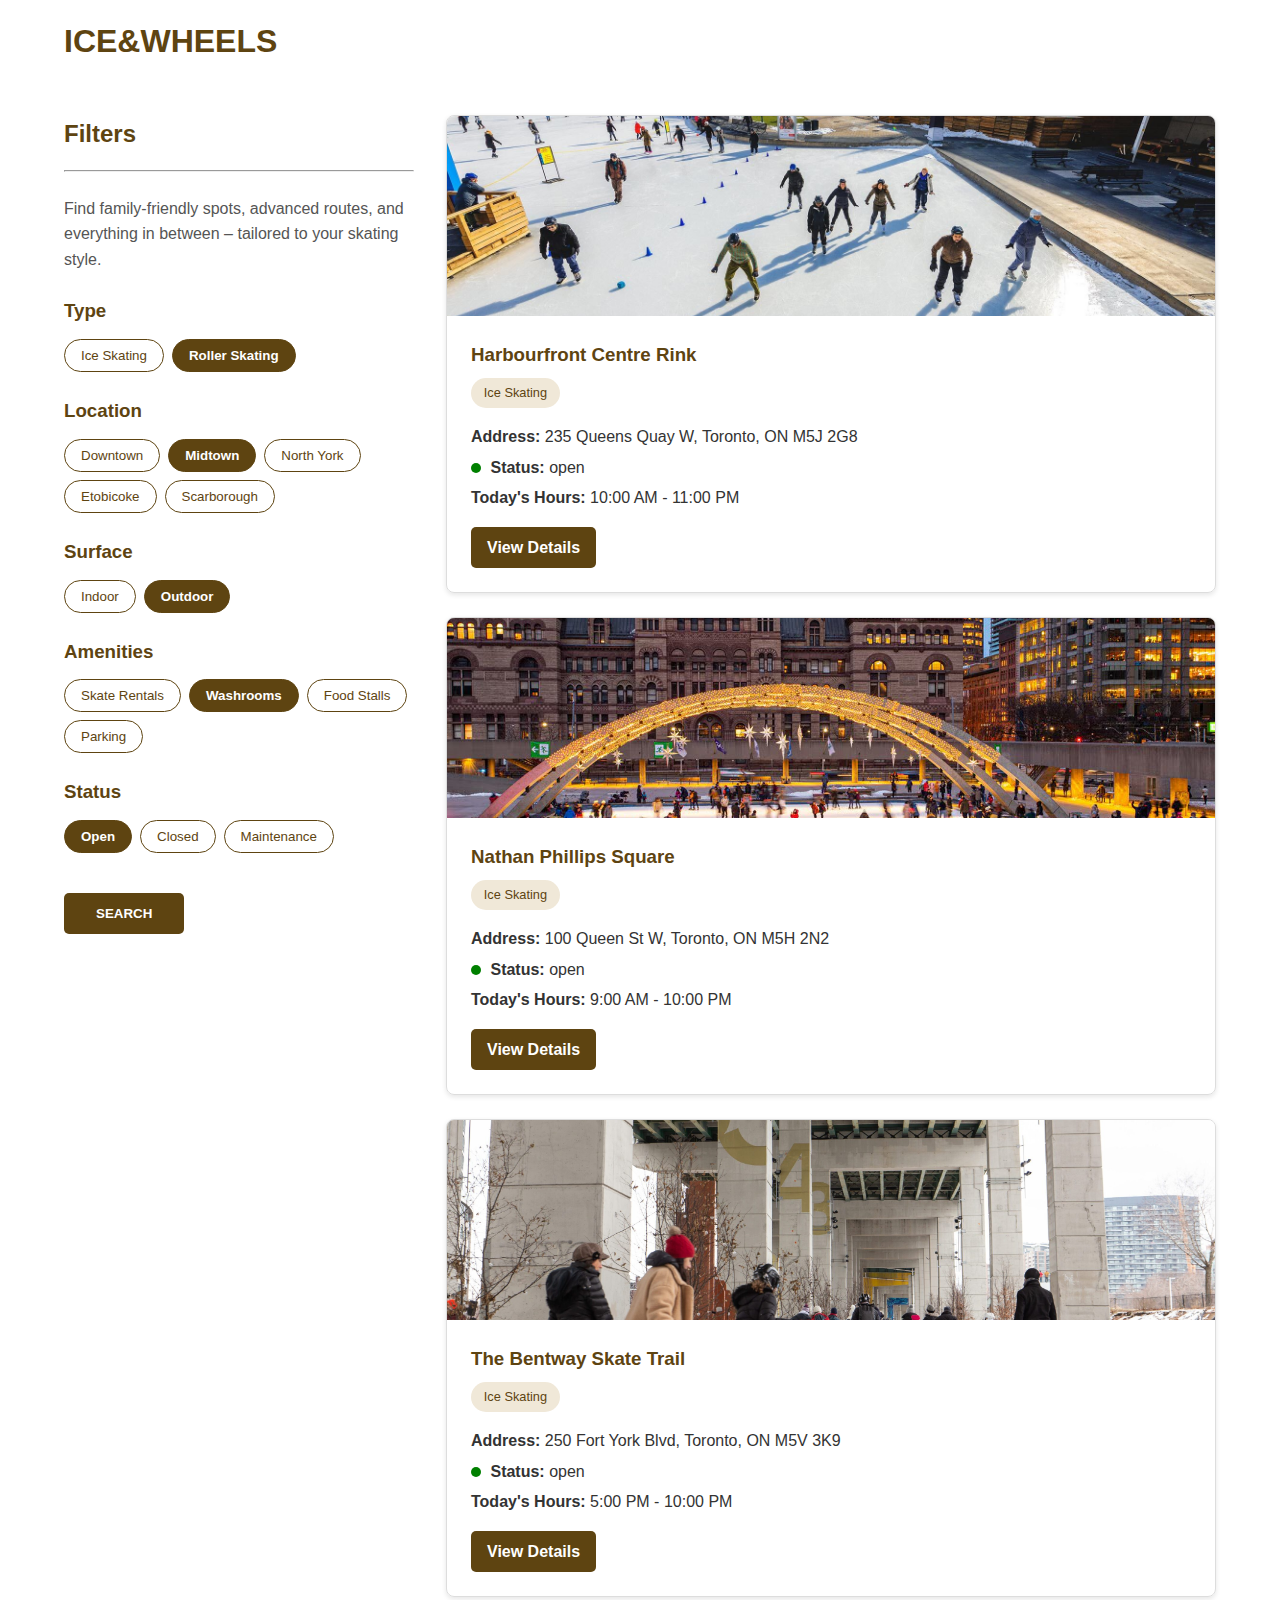
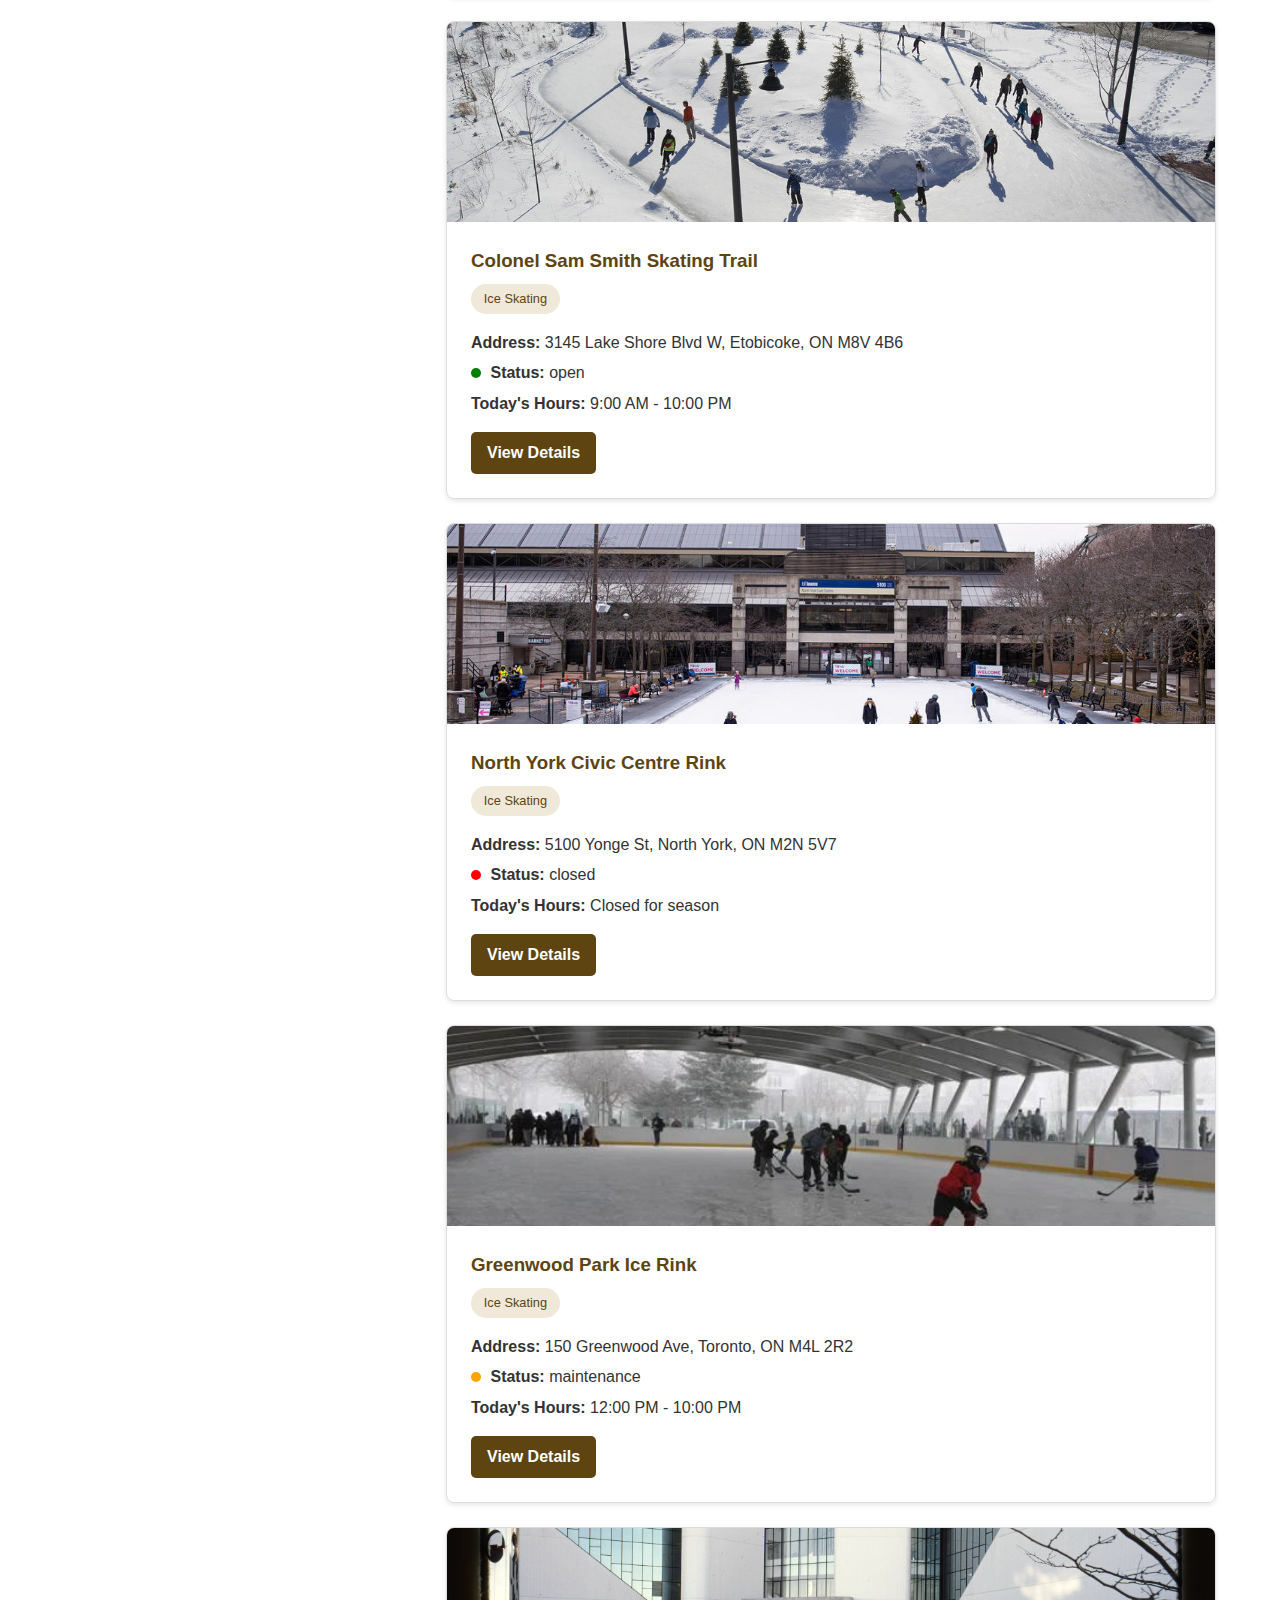
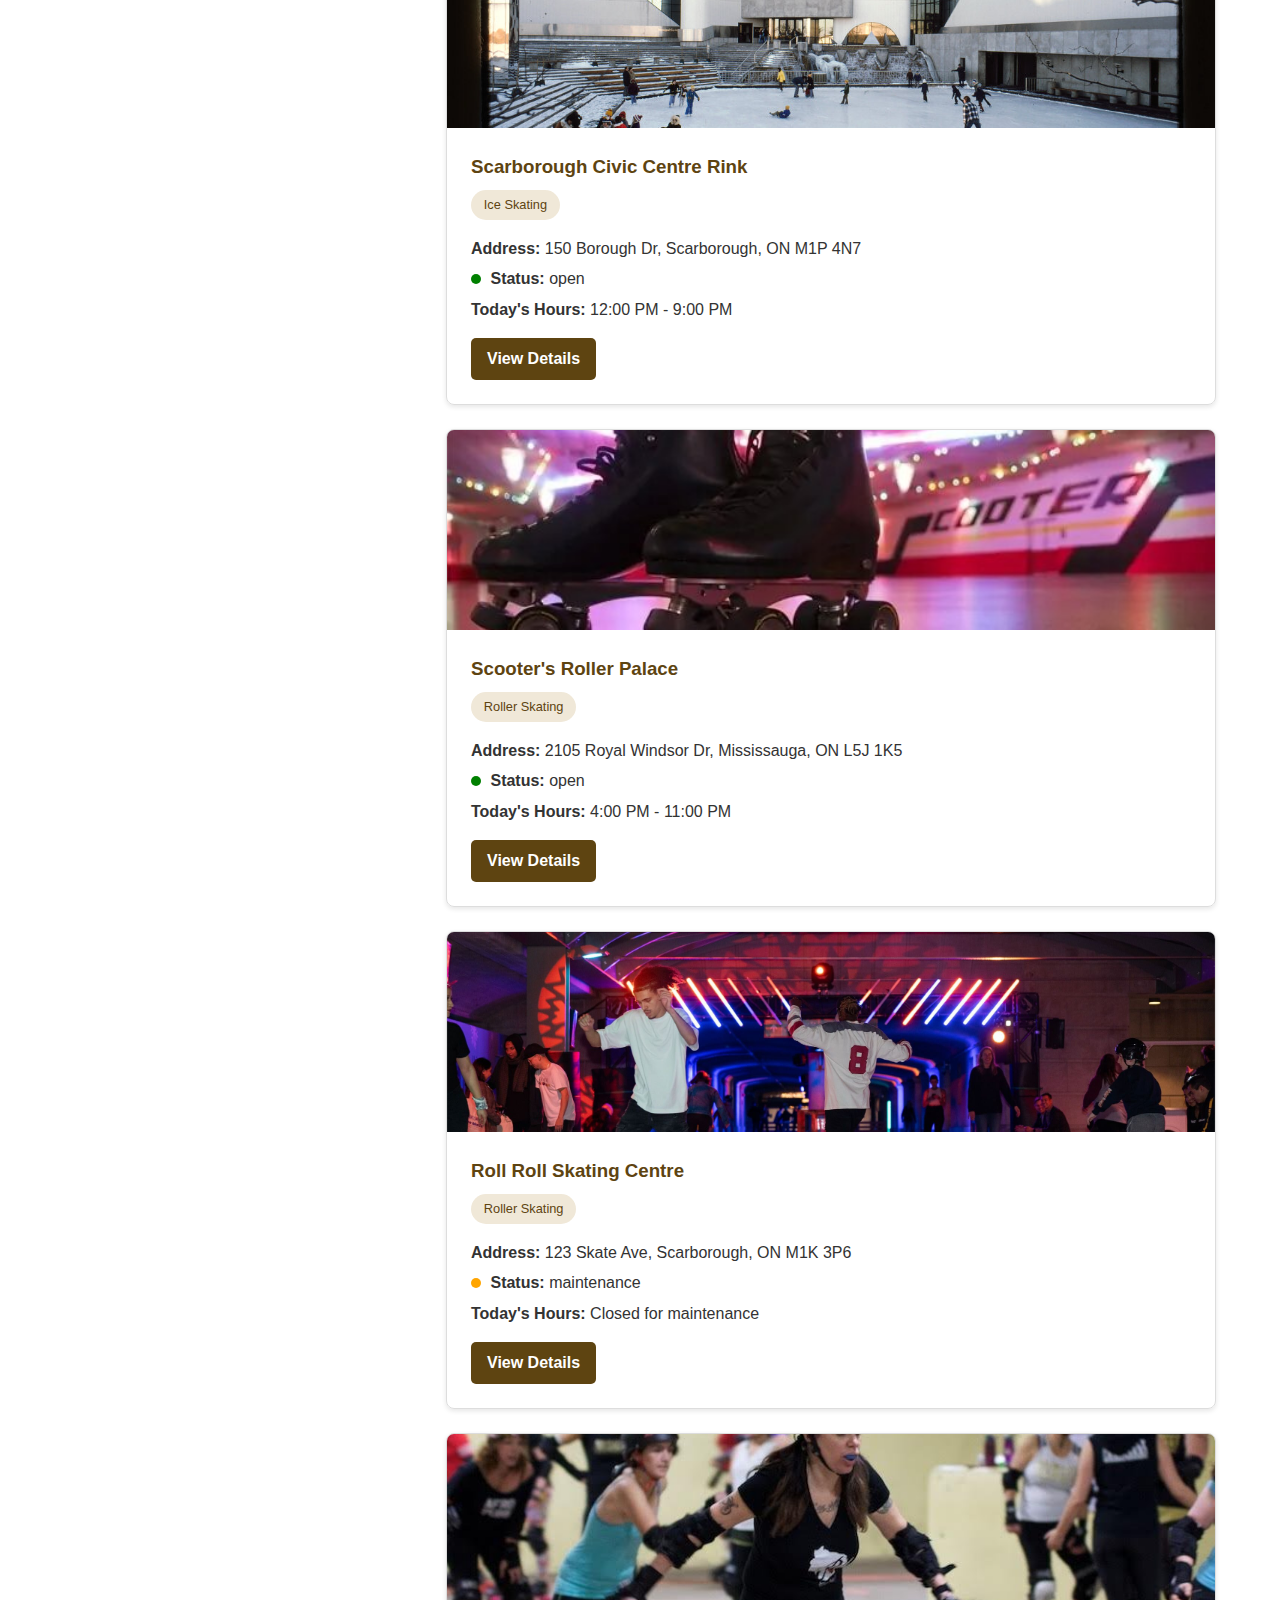
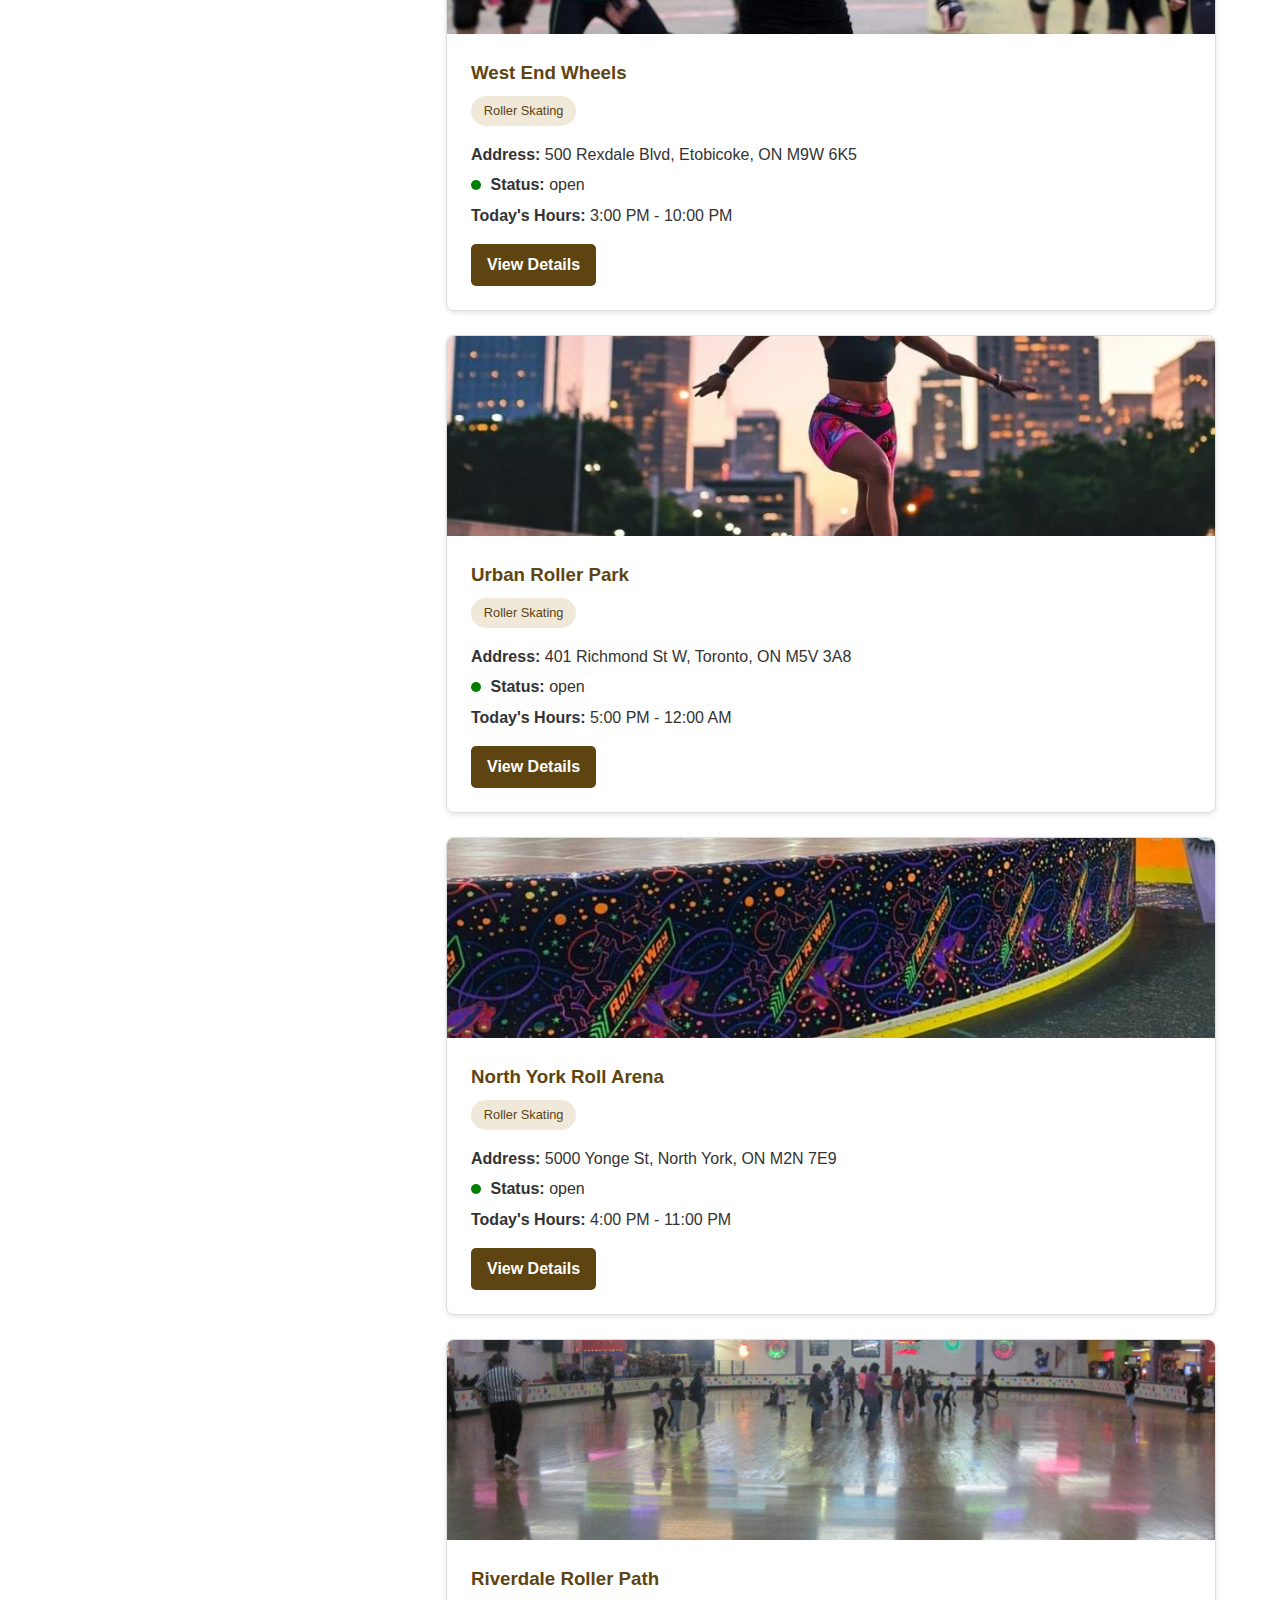
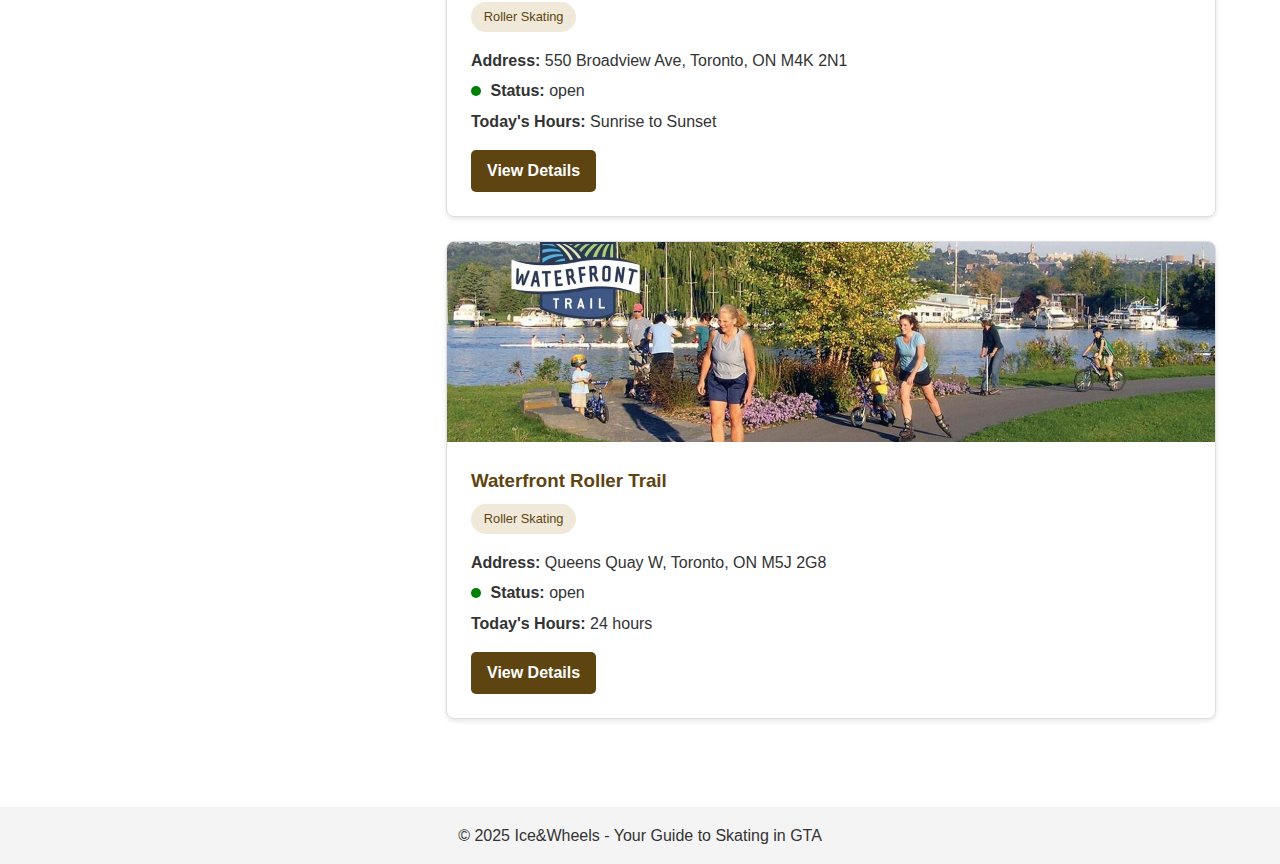
<file: Ice&Wheels_TarunShokeen/locations.html>
<!DOCTYPE html>
<html lang="en">
<head>
    <meta charset="UTF-8">
    <meta name="viewport" content="width=device-width, initial-scale=1.0">
    <title>Find Skating Locations - Ice&Wheels</title>
    <link rel="stylesheet" href="css/styles.css">
</head>
<body>
    <header>
        <h1 class="logo">ICE&WHEELS</h1>
    </header>
    
    <main class="locations-container">
        <section class="filters-section">
            <h2>Filters</h2>
            <hr>
            <p class="filter-description">Find family-friendly spots, advanced routes, and everything in between – tailored to your skating style.</p>
            
            <div class="filter-group">
                <h3>Type</h3>
                <div class="filter-options">
                    <button class="filter-btn" data-filter="type" data-value="ice">Ice Skating</button>
                    <button class="filter-btn active" data-filter="type" data-value="roller">Roller Skating</button>
                </div>
            </div>
            
            <div class="filter-group">
                <h3>Location</h3>
                <div class="filter-options">
                    <button class="filter-btn" data-filter="location" data-value="downtown">Downtown</button>
                    <button class="filter-btn active" data-filter="location" data-value="midtown">Midtown</button>
                    <button class="filter-btn" data-filter="location" data-value="north-york">North York</button>
                    <button class="filter-btn" data-filter="location" data-value="etobicoke">Etobicoke</button>
                    <button class="filter-btn" data-filter="location" data-value="scarborough">Scarborough</button>
                </div>
            </div>
            
            <div class="filter-group">
                <h3>Surface</h3>
                <div class="filter-options">
                    <button class="filter-btn" data-filter="surface" data-value="indoor">Indoor</button>
                    <button class="filter-btn active" data-filter="surface" data-value="outdoor">Outdoor</button>
                </div>
            </div>
            
            <div class="filter-group">
                <h3>Amenities</h3>
                <div class="filter-options">
                    <button class="filter-btn" data-filter="amenities" data-value="rentals">Skate Rentals</button>
                    <button class="filter-btn active" data-filter="amenities" data-value="washrooms">Washrooms</button>
                    <button class="filter-btn" data-filter="amenities" data-value="food">Food Stalls</button>
                    <button class="filter-btn" data-filter="amenities" data-value="parking">Parking</button>
                </div>
            </div>
            
            <div class="filter-group">
                <h3>Status</h3>
                <div class="filter-options">
                    <button class="filter-btn active" data-filter="status" data-value="open">Open</button>
                    <button class="filter-btn" data-filter="status" data-value="closed">Closed</button>
                    <button class="filter-btn" data-filter="status" data-value="maintenance">Maintenance</button>
                </div>
            </div>
            
            <button id="search-btn" class="search-button">SEARCH</button>
        </section>
        
        <section class="results-section">
            <div id="results-container"></div>
        </section>
    </main>

    <footer>
        <p>&copy; 2025 Ice&Wheels - Your Guide to Skating in GTA</p>
    </footer>

    <script src="script/data.js"></script>
    <script src="script/locations.js"></script>
</body>
</html>
</file>
<file: css/styles.css>
/* ==========================================================================
   BASE STYLES
   ========================================================================== */

* {
    margin: 0;
    padding: 0;
    box-sizing: border-box;
}

@import url('https://fonts.googleapis.com/css2?family=Inria+Sans:wght@300;400;500;600;700&display=swap');

body {
    font-family: 'Inria Sans', sans-serif;
    font-size: 16px;
    line-height: 1.6;
    color: #333;
    background: #ffffff;
    overflow-x: hidden;
}

.container {
    max-width: 1200px;
    margin: 0 auto;
    padding: 0 15px;
}

/* ==========================================================================
   HEADER & NAVIGATION
   ========================================================================== */

header {
    background: rgba(255, 255, 255, 0.95);
    padding: 0.8rem 0;
    position: sticky;
    top: 0;
    z-index: 1000;
    box-shadow: 0 2px 10px rgba(0, 0, 0, 0.1);
    backdrop-filter: blur(10px);
}

.header-content {
    display: flex;
    flex-direction: column;
    align-items: center;
    text-align: center;
}

.header-title {
    font-size: 2rem;
    font-weight: 700;
    color: #8B4513;
    margin-bottom: 0.3rem;
    letter-spacing: 1px;
}

.header-subtitle {
    font-size: 1rem;
    color: #666;
    margin-bottom: 1rem;
    font-weight: 400;
}

.nav-menu {
    display: flex;
    gap: 1rem;
    flex-wrap: wrap;
    justify-content: center;
}

.nav-link {
    text-decoration: none;
    color: #8B4513;
    font-weight: 500;
    padding: 0.6rem 1.2rem;
    border-radius: 25px;
    transition: all 0.3s ease;
    border: 2px solid transparent;
    font-size: 0.95rem;
}

.nav-link:hover,
.nav-link.active {
    background: #8B4513;
    color: white;
    transform: translateY(-2px);
    box-shadow: 0 4px 15px rgba(139, 69, 19, 0.3);
}

/* ==========================================================================
   HERO SECTION
   ========================================================================== */

.section-hero {
    background: linear-gradient(135deg, #f8f6f0 0%, #ede8d8 100%);
    padding: 2.5rem 1.5rem;
    text-align: center;
    margin: 1.5rem 0;
    border-radius: 15px;
}

.hero-content h2 {
    font-size: 3rem;
    font-weight: 700;
    color: #8B4513;
    margin-bottom: 1rem;
}

.hero-content p {
    font-size: 1.2rem;
    color: #666;
    margin-bottom: 2rem;
    max-width: 600px;
    margin-left: auto;
    margin-right: auto;
}

/* ==========================================================================
   BUTTONS
   ========================================================================== */

.button {
    display: inline-block;
    padding: 1rem 2rem;
    text-decoration: none;
    border-radius: 30px;
    font-weight: 600;
    transition: all 0.3s ease;
    border: none;
    cursor: pointer;
    font-size: 1rem;
}

.button-primary {
    background: #8B4513;
    color: white;
}

.button-primary:hover {
    background: #A0522D;
    transform: translateY(-2px);
    box-shadow: 0 5px 20px rgba(139, 69, 19, 0.4);
}

.button-secondary {
    background: transparent;
    color: #8B4513;
    border: 2px solid #8B4513;
}

.button-secondary:hover {
    background: #8B4513;
    color: white;
}

/* ==========================================================================
   SECTIONS
   ========================================================================== */

.section {
    padding: 3rem 0;
    margin: 2rem 0;
}

.section-content {
    background: white;
    border-radius: 15px;
    padding: 2rem 1.5rem;
    margin: 1.5rem 0;
    box-shadow: 0 5px 25px rgba(0, 0, 0, 0.08);
}

.section h2 {
    font-size: 2.5rem;
    color: #8B4513;
    text-align: center;
    margin-bottom: 2rem;
    font-weight: 600;
}

.section h3 {
    font-size: 1.5rem;
    color: #8B4513;
    margin-bottom: 1rem;
    font-weight: 600;
}

.section p {
    font-size: 1.1rem;
    line-height: 1.8;
    color: #555;
    margin-bottom: 1.5rem;
}

/* ==========================================================================
   ABOUT SECTION
   ========================================================================== */

.about-grid {
    display: grid;
    grid-template-columns: repeat(auto-fit, minmax(300px, 1fr));
    gap: 2rem;
    margin-top: 2rem;
}

.about-card {
    background: #f8f6f0;
    padding: 2rem;
    border-radius: 15px;
    text-align: center;
    transition: transform 0.3s ease;
}

.about-card:hover {
    transform: translateY(-5px);
    box-shadow: 0 10px 30px rgba(0, 0, 0, 0.1);
}

.about-card h4 {
    font-size: 1.5rem;
    color: #8B4513;
    margin-bottom: 1rem;
    font-weight: 600;
}

.about-card p {
    font-size: 1rem;
    color: #666;
}

/* ==========================================================================
   CONTACT SECTION
   ========================================================================== */

.contact-grid {
    display: grid;
    grid-template-columns: repeat(auto-fit, minmax(250px, 1fr));
    gap: 2rem;
    margin-top: 2rem;
}

.contact-item {
    background: #f8f6f0;
    padding: 2rem;
    border-radius: 15px;
    text-align: center;
}

.contact-item h4 {
    color: #8B4513;
    font-size: 1.2rem;
    margin-bottom: 0.5rem;
    font-weight: 600;
}

.contact-item p {
    color: #666;
    font-size: 1rem;
}

/* ==========================================================================
   FAQ SECTION
   ========================================================================== */

.faq-item {
    background: white;
    margin-bottom: 1rem;
    border-radius: 10px;
    box-shadow: 0 2px 10px rgba(0, 0, 0, 0.05);
    overflow: hidden;
}

.faq-question {
    background: #f8f6f0;
    border: none;
    padding: 1.5rem;
    width: 100%;
    text-align: left;
    font-size: 1.1rem;
    font-weight: 600;
    color: #8B4513;
    cursor: pointer;
    transition: background 0.3s ease;
}

.faq-question:hover {
    background: #ede8d8;
}

.faq-answer {
    padding: 1.5rem;
    display: none;
    background: white;
}

.faq-item.active .faq-answer {
    display: block;
}

.faq-answer p {
    margin: 0;
    color: #555;
}

/* ==========================================================================
   LOCATIONS PAGE
   ========================================================================== */

.locations-container {
    display: flex;
    gap: 2rem;
    margin-top: 2rem;
}

.filters-section {
    flex: 0 0 300px;
    background: white;
    padding: 1.5rem;
    border-radius: 15px;
    box-shadow: 0 5px 25px rgba(0, 0, 0, 0.08);
    height: fit-content;
    position: sticky;
    top: 90px;
}

.filters-section h2 {
    color: #8B4513;
    margin-bottom: 1rem;
    font-size: 1.5rem;
}

.filter-description {
    color: #666;
    margin-bottom: 2rem;
    font-size: 0.9rem;
}

.filter-group {
    margin-bottom: 1.5rem;
}

.filter-group h3 {
    color: #8B4513;
    font-size: 1.1rem;
    margin-bottom: 0.8rem;
    font-weight: 600;
}

.filter-options {
    display: flex;
    flex-wrap: wrap;
    gap: 0.5rem;
}

.filter-btn {
    background: #f8f6f0;
    border: 2px solid transparent;
    padding: 0.5rem 1rem;
    border-radius: 20px;
    cursor: pointer;
    font-size: 0.9rem;
    color: #8B4513;
    transition: all 0.3s ease;
}

.filter-btn:hover,
.filter-btn.active {
    background: #8B4513;
    color: white;
    border-color: #8B4513;
}

.results-section {
    flex: 1;
    background: white;
    padding: 1.5rem;
    border-radius: 15px;
    box-shadow: 0 5px 25px rgba(0, 0, 0, 0.08);
}

.rink-card {
    background: #f8f6f0;
    border-radius: 15px;
    padding: 0;
    margin-bottom: 1.5rem;
    transition: transform 0.3s ease;
    cursor: pointer;
    overflow: hidden;
}

.rink-card:hover {
    transform: translateY(-3px);
    box-shadow: 0 8px 25px rgba(0, 0, 0, 0.15);
}

.rink-card-image {
    width: 100%;
    height: 200px;
    border-radius: 15px 15px 0 0;
    overflow: hidden;
}

.rink-card-image img {
    width: 100%;
    height: 100%;
    object-fit: cover;
    border-radius: 15px 15px 0 0;
}

.rink-card-content {
    padding: 1.5rem;
}

.rink-card h3 {
    color: #8B4513;
    margin-bottom: 0.5rem;
    font-size: 1.3rem;
}

.rink-type {
    background: #8B4513;
    color: white;
    padding: 0.3rem 0.8rem;
    border-radius: 20px;
    font-size: 0.8rem;
    font-weight: 500;
    margin-bottom: 1rem;
    display: inline-block;
}

.rink-details p {
    color: #666;
    font-size: 0.9rem;
    margin: 0.3rem 0;
}

.status-indicator {
    display: inline-block;
    width: 8px;
    height: 8px;
    border-radius: 50%;
    margin-right: 5px;
}

.status-open {
    background: #28a745;
}

.status-closed {
    background: #dc3545;
}

.status-maintenance {
    background: #ffc107;
}

.view-details-btn {
    display: inline-block;
    background: #8B4513;
    color: white;
    padding: 0.6rem 1.2rem;
    text-decoration: none;
    border-radius: 20px;
    font-size: 0.9rem;
    margin-top: 1rem;
    transition: background 0.3s ease;
}

.view-details-btn:hover {
    background: #A0522D;
}

.no-results {
    text-align: center;
    padding: 3rem;
    color: #666;
}

.no-results h3 {
    color: #8B4513;
    margin-bottom: 1rem;
}

/* ==========================================================================
   DETAILS PAGE
   ========================================================================== */

.details-container {
    max-width: 1000px;
    margin: 2rem auto;
    padding: 0 2rem;
}

.back-button-container {
    margin-bottom: 2rem;
}

.rink-details {
    background: white;
    border-radius: 15px;
    padding: 3rem;
    box-shadow: 0 5px 25px rgba(0, 0, 0, 0.08);
}

.rink-title {
    color: #8B4513;
    font-size: 2.5rem;
    margin-bottom: 2rem;
    text-align: center;
}

.rink-info-container {
    display: grid;
    grid-template-columns: 1fr 1fr;
    gap: 2rem;
    margin-bottom: 2rem;
}

.rink-image-container img {
    width: 100%;
    height: 300px;
    object-fit: cover;
    border-radius: 10px;
}

.rink-info p {
    margin: 0.8rem 0;
    font-size: 1rem;
}

.rink-description {
    margin: 2rem 0;
}

.pro-tips h2 {
    color: #8B4513;
    margin-bottom: 1rem;
}

.pro-tips ul {
    list-style: none;
    padding: 0;
}

.pro-tips li {
    background: #f8f6f0;
    padding: 0.8rem;
    margin: 0.5rem 0;
    border-radius: 8px;
    border-left: 4px solid #8B4513;
}

/* ==========================================================================
   FOOTER
   ========================================================================== */

footer {
    background: #f8f6f0;
    text-align: center;
    padding: 2rem;
    margin-top: 3rem;
    color: #666;
}

/* ==========================================================================
   RESPONSIVE DESIGN
   ========================================================================== */

@media (max-width: 768px) {
    .container {
        padding: 0 10px;
    }
    
    .header-title {
        font-size: 1.8rem;
    }
    
    .nav-menu {
        flex-direction: column;
        gap: 0.4rem;
    }
    
    .nav-link {
        padding: 0.5rem 1rem;
        font-size: 0.9rem;
    }
    
    .hero-content h2 {
        font-size: 1.8rem;
    }
    
    .section-hero {
        padding: 1.5rem 1rem;
    }
    
    .section-content {
        padding: 1.5rem 1rem;
    }
    
    .about-grid,
    .contact-grid {
        grid-template-columns: 1fr;
        gap: 1rem;
    }
    
    .locations-container {
        flex-direction: column;
    }
    
    .filters-section {
        flex: none;
        position: static;
    }
    
    .rink-info-container {
        grid-template-columns: 1fr;
    }
    
    .rink-details {
        padding: 1.5rem 1rem;
    }
}

@media (max-width: 480px) {
    .header-title {
        font-size: 1.8rem;
    }
    
    .hero-content h2 {
        font-size: 1.8rem;
    }
    
    .section h2 {
        font-size: 2rem;
    }
}
</file>
<file: Ice&Wheels_TarunShokeen/css/styles.css>
/* base styles */
* {
    margin: 0;
    padding: 0;
    box-sizing: border-box;
}

/* Importing Inria Sans  */
@import url('https://fonts.googleapis.com/css2?family=Inria+Sans:wght@300;400;700&display=swap');

body {
    font-family: 'Inria Sans', sans-serif;
    line-height: 1.6;
    color: #333;
    background-color: #fff;
    font-weight: 400;
}


header {
    display: flex;
    justify-content: space-between;
    align-items: center;
    padding: 1rem 5%;
    background-color: #fff;
}

.logo {
    font-size: 2rem;
    font-weight: 700;
    color: #5e4411;
}

nav ul {
    display: flex;
    list-style: none;
}

nav ul li {
    margin-left: 2rem;
}

nav ul li a {
    text-decoration: none;
    color: #333;
    font-weight: 400;
    transition: color 0.3s;
}

nav ul li a:hover, nav ul li a.active {
    color: #5e4411;
    font-weight: 700;
}


.hero {
    display: flex;
    padding: 2rem 5%;
    min-height: 80vh;
    align-items: center;
}

.hero-content {
    flex: 1;
    padding-right: 2rem;
}

.hero-content h2 {
    font-size: 3rem;
    color: #5e4411;
    margin-bottom: 1rem;
    line-height: 1.2;
    font-weight: 700;
}

.hero-content p {
    font-size: 1.2rem;
    margin-bottom: 2rem;
    font-weight: 400;
}

.cta-button {
    display: inline-block;
    background-color: #5e4411;
    color: white;
    padding: 1rem 2rem;
    border-radius: 30px;
    text-decoration: none;
    font-weight: 700;
    transition: background-color 0.3s;
}

.cta-button:hover {
    background-color: #7d5b17;
}

.hero-images {
    flex: 1;
    display: flex;
    flex-direction: column;
}

.main-image {
    height: 300px;
    border-radius: 40px;
    background-image: url('images/ice-skating.jpg');
    background-size: cover;
    background-position: center;
    margin-bottom: 1rem;
}

.secondary-images {
    display: flex;
    gap: 1rem;
    height: 200px;
}

.image-roller, .image-ice {
    flex: 1;
    border-radius: 50%;
    background-size: cover;
    background-position: center;
}

.image-roller {
    background-image: url('images/roller-skate.jpg');
}

.image-ice {
    background-image: url('images/ice-skate-close.jpg');
}

footer {
    text-align: center;
    padding: 1rem;
    background-color: #f4f4f4;
    margin-top: 2rem;
    font-weight: 400;
}


.locations-container {
    display: flex;
    padding: 2rem 5%;
    gap: 2rem;
}

.filters-section {
    flex: 1;
    max-width: 350px;
}

.filters-section h2 {
    color: #5e4411;
    margin-bottom: 1rem;
    font-weight: 700;
}

.filter-description {
    margin: 1.5rem 0;
    color: #555;
    font-weight: 400;
}

.filter-group {
    margin-bottom: 1.5rem;
}

.filter-group h3 {
    color: #5e4411;
    margin-bottom: 0.8rem;
    font-weight: 700;
}

.filter-options {
    display: flex;
    flex-wrap: wrap;
    gap: 0.5rem;
}

.filter-btn {
    background-color: white;
    border: 1px solid #5e4411;
    color: #5e4411;
    padding: 0.5rem 1rem;
    border-radius: 25px;
    cursor: pointer;
    transition: all 0.3s ease;
    font-family: 'Inria Sans', sans-serif;
    font-weight: 400;
}

.filter-btn.active {
    background-color: #5e4411;
    color: white;
    font-weight: 700;
}

.filter-btn:hover {
    background-color: #f0e8d8;
}

.search-button {
    background-color: #5e4411;
    color: white;
    border: none;
    padding: 0.8rem 2rem;
    border-radius: 5px;
    cursor: pointer;
    font-weight: 700;
    margin-top: 1rem;
    transition: background-color 0.3s;
    font-family: 'Inria Sans', sans-serif;
}

.search-button:hover {
    background-color: #7d5b17;
}

.results-section {
    flex: 2;
}


.rink-card {
    border: 1px solid #ddd;
    border-radius: 8px;
    overflow: hidden;
    margin-bottom: 1.5rem;
    box-shadow: 0 2px 5px rgba(0,0,0,0.1);
}

.rink-card-image {
    height: 200px;
    background-size: cover;
    background-position: center;
}

.rink-card-content {
    padding: 1.5rem;
}

.rink-card h3 {
    color: #5e4411;
    margin-bottom: 0.5rem;
    font-weight: 700;
}

.rink-type {
    display: inline-block;
    padding: 0.3rem 0.8rem;
    background-color: #f0e8d8;
    color: #5e4411;
    border-radius: 15px;
    font-size: 0.8rem;
    margin-bottom: 1rem;
    font-weight: 400;
}

.rink-details {
    margin-bottom: 1rem;
}

.rink-details p {
    margin-bottom: 0.3rem;
    font-weight: 400;
}

.status-indicator {
    display: inline-block;
    width: 10px;
    height: 10px;
    border-radius: 50%;
    margin-right: 5px;
}

.status-open {
    background-color: green;
}

.status-closed {
    background-color: red;
}

.status-maintenance {
    background-color: orange;
}

.view-details-btn {
    display: inline-block;
    background-color: #5e4411;
    color: white;
    padding: 0.5rem 1rem;
    text-decoration: none;
    border-radius: 5px;
    font-weight: 700;
}

/* Details Page Specific Styles */
.details-container {
    padding: 2rem 5%;
}

.breadcrumb {
    font-size: 1rem;
    margin-bottom: 1rem;
    color: #5e4411;
    font-weight: 400;
}

.breadcrumb a {
    color: #5e4411;
    text-decoration: none;
    font-weight: 400;
}

.breadcrumb a:hover {
    text-decoration: underline;
}

.separator {
    border: none;
    border-top: 1px solid #ddd;
    margin: 1rem 0 2rem;
}

.rink-title {
    color: #5e4411;
    font-size: 2.5rem;
    margin-bottom: 2rem;
    font-weight: 700;
}

.rink-info-container {
    display: flex;
    gap: 2rem;
    margin-bottom: 2rem;
}

.rink-image-container {
    flex: 1;
    max-width: 400px;
}

.rink-image-container img {
    width: 100%;
    border-radius: 8px;
    box-shadow: 0 3px 10px rgba(0,0,0,0.1);
}

.rink-info {
    flex: 1;
}

.rink-info p {
    margin-bottom: 1rem;
    font-size: 1.1rem;
    font-weight: 400;
}

.rink-info strong {
    color: #5e4411;
    font-weight: 700;
}

.rink-description {
    margin-bottom: 2rem;
    line-height: 1.7;
    font-size: 1.1rem;
    font-weight: 400;
}

.pro-tips h2 {
    color: #5e4411;
    margin-bottom: 1rem;
    font-weight: 700;
}

.pro-tips ul {
    padding-left: 1.5rem;
}

.pro-tips li {
    margin-bottom: 0.8rem;
    line-height: 1.5;
    font-weight: 400;
}

@media (max-width: 768px) {
    .hero {
        flex-direction: column;
    }
    
    .hero-content {
        padding-right: 0;
        margin-bottom: 2rem;
    }
    
    .hero-content h2 {
        font-size: 2.2rem;
    }
    
    .secondary-images {
        height: 150px;
    }

    .locations-container {
        flex-direction: column;
    }
    
    .filters-section {
        max-width: 100%;
    }

    .rink-info-container {
        flex-direction: column;
    }
    
    .rink-image-container {
        max-width: 100%;
    }
    
    .rink-title {
        font-size: 2rem;
    }
    
    .logo {
        font-size: 1.5rem;
    }
}
</file>
